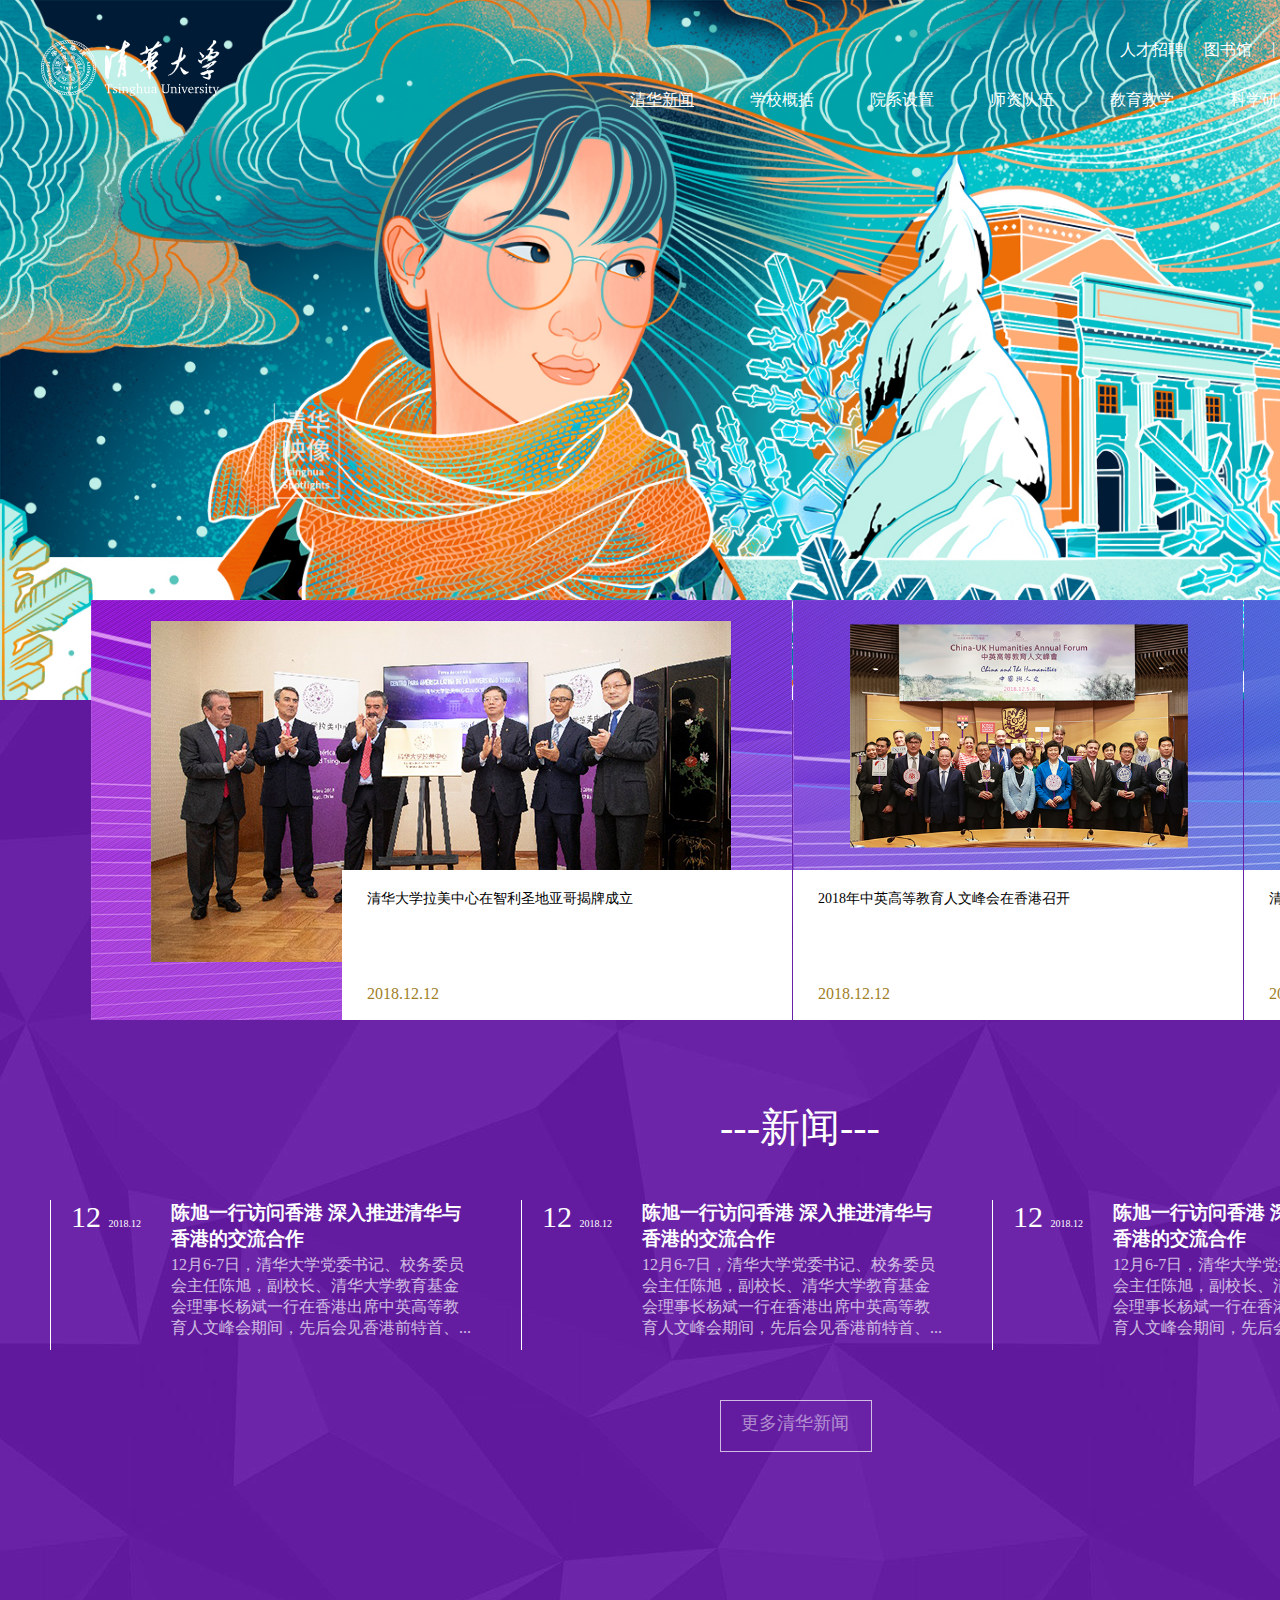
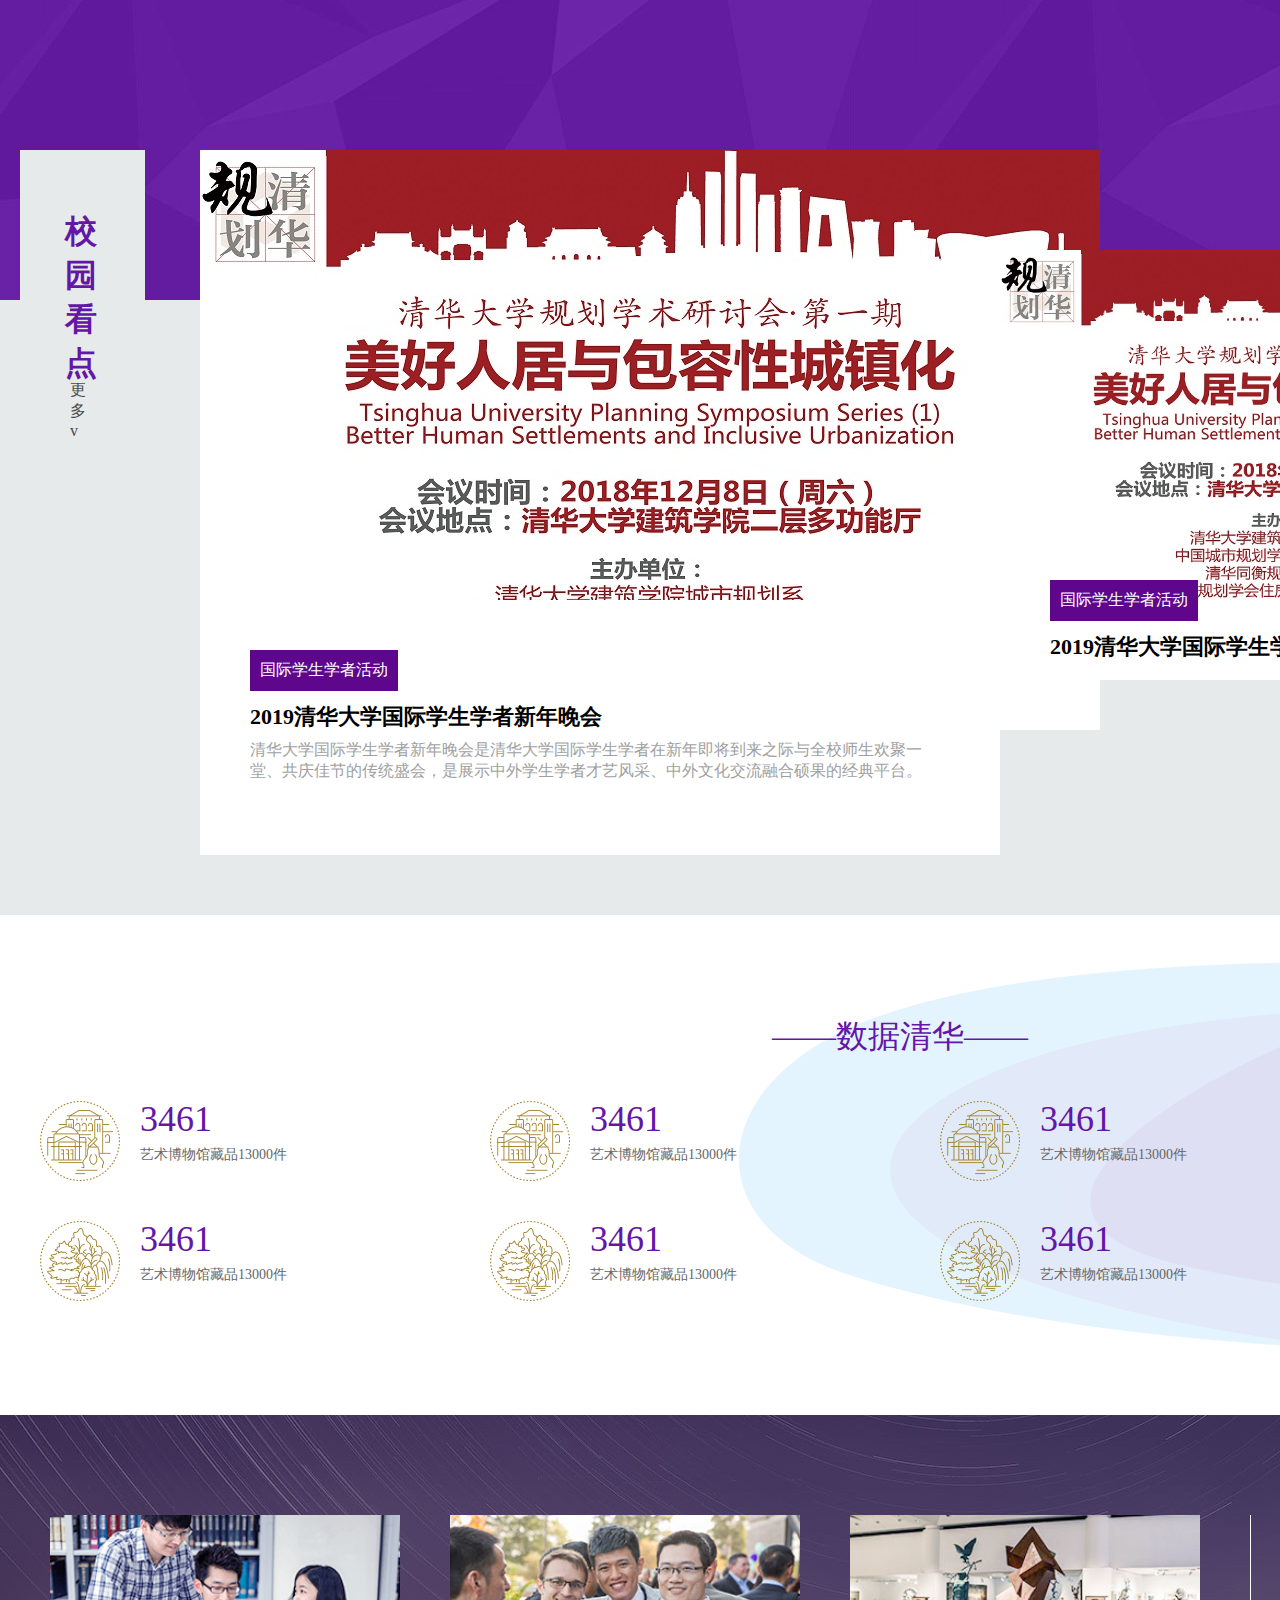
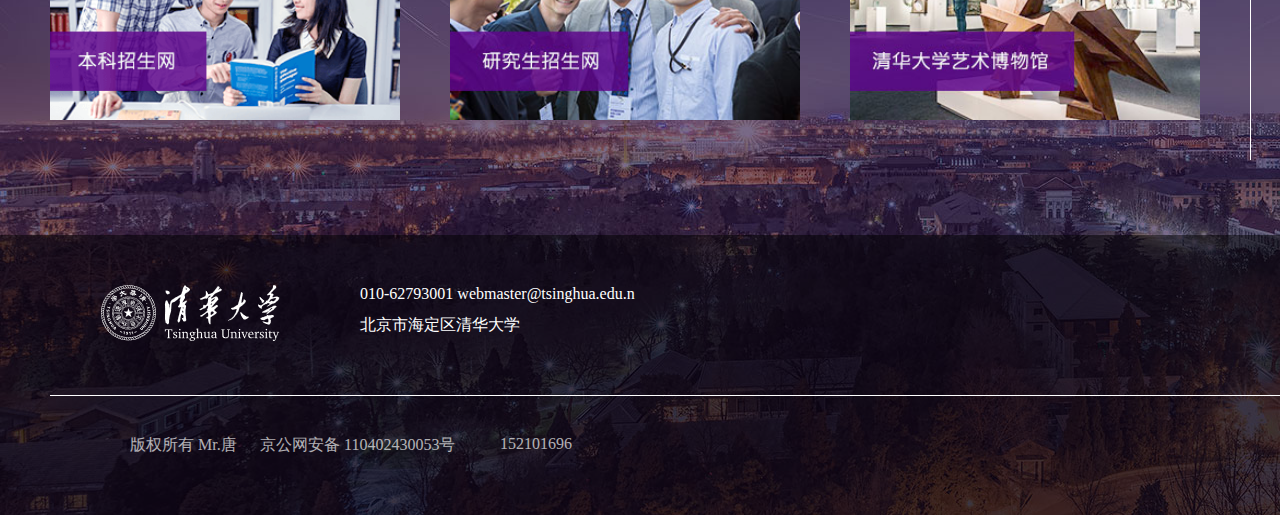
<file: index.html>
<!DOCTYPE html>
<html>
	<head>
		<meta charset="utf-8" />
		<title></title>
		<link rel="stylesheet" href="css/index.css" type="text/css" />
	</head>
	<body>
		<div class="header">
			<div class="tophid">
				<div>
				<img src="images/资源 2.png"/>
				</div>
				<div class="smenu" id="smenu">
					<div class="menu-icon"></div>
                </div>
			</div>
			<div id="container">
                <ul class="pic">
                   <li><a href="javascript:;"><img src="images/20181207130535069692952.jpg" alt="pic1"></a></li>
                   <li><a href="javascript:;"><img src="images/20181211123705177457171.jpg" alt="pic2"></a></li>
                   <li><a href="javascript:;"><img src="images/20181211090404104116106.jpg" alt="pic3"></a></li>
                   <li><a href="javascript:;"><img src="images/20181207130535069692952.jpg" alt="pic1"></a></li>
                </ul>
                <div class="toptu">
                	<img src="images/资源 2.png" />
                </div>
                <div class="tophd">
                	<ul>
                		<li>人才招聘</li>
                		<li>图书馆</li>
                		<li>|</li>
                		<li>English</li>
                	</ul>
                </div>
                <div class="toptable">
                	<ul>
                		<li><a href="news.html">清华新闻</a>
                			<ul id="font" style="display: none;"></ul>
                		</li>
                		<li>
                			<a>学校概括</a>
                			<ul class="font" id="font" style="display: none;">
                				<li>校长致辞</li>
                				<li>学校严格</li>
                				<li>历任领导</li>
                				<li>现任领导</li>
                				<li>组织结构</li>
                				<li>统计资料</li>
                			</ul>
                		</li>
                		<li><a>院系设置</a>
                			<ul id="font" style="display: none;"></ul>
                		</li>
                		<li><a>师资队伍</a>
                			<ul id="font" style="display: none;"></ul>
                		</li>
                		<li><a>教育教学</a>
                			<ul class="font-px" id="font" style="display: none;">
                				<li>本科生教育</li>
                				<li>研究生教育</li>
                				<li>国际学生培养</li>
                				<li>继续教育</li>
                			</ul>
                		</li>
                		<li><a>科学研究</a>
                			<ul class="font" id="font" style="display: none;">
                				<li>科研项目</li>
                				<li>科研机构</li>
                				<li>科研合作</li>
                				<li>科研成果</li>
                				<li>学术交流</li>
                			</ul>
                		</li>
                		<li><a>招生就业</a>
                			<ul class="font-px" id="font" style="display: none;">
                				<li>本科生招生</li>
                				<li>研究生招生</li>
                				<li>国际生招生</li>
                				<li>学生职业发展</li>
                				
                			</ul>
                		</li>
                		<li><a>走进清华</a>
                			<ul class="font-pt" id="font" style="display: none;">
                				<li>校园生活</li>
                				<li>校园风光</li>
                				<li>实用信息</li>
                			</ul>
                		</li>
                	</ul>
                </div>
            </div>
		</div>
		<div class="content">
			<div class="content-p1">
				<div class="content-p1-img">
					<ul>
						<li class="content-p1-img-1"><img src="images/20181212131625004771336 (1).jpg" /></li>
						<li class="content-p1-img-2"><img src="images/20181212131508875127774.jpg" / ></li>
						<li class="content-p1-img-2"><img src="images/20181212131355469382881.jpg" /></li>
					</ul>
				</div>
				<div class="content-p1-for">
					<ul>
						<li><p>清华大学拉美中心在智利圣地亚哥揭牌成立</p><span>2018.12.12</span></li>
						<li><p>2018年中英高等教育人文峰会在香港召开</p><span>2018.12.12</span></li>
						<li><p>清华学子开展系列主题教育活动纪念“一二·九”运动八十三周年</p><span>2018.12.12</span></li>
					</ul>
				</div>
				<div class="content-p1-to">
					<div class="content-p1-to-biaoti">---新闻---</div>
					<div class="content-p1-to-neirong">
						<ul>
							<li class="content-p1-to-neirong-1">
								<div class="content-p1-to-neirong-1-yi">
									<span id="ri">
										12
									</span>
									<span id="ny">
										2018.12
									</span>
								</div>
							    <div class="content-p1-to-neirong-1-er">
							    	<h3>陈旭一行访问香港 深入推进清华与香港的交流合作</h3>
							    </div>
							    <div class="content-p1-to-neirong-1-san">
							    	<p>12月6-7日，清华大学党委书记、校务委员会主任陈旭，副校长、清华大学教育基金会理事长杨斌一行在香港出席中英高等教育人文峰会期间，先后会见香港前特首、... </p>
							    </div>
							</li>
							<li class="content-p1-to-neirong-2">
								<div class="content-p1-to-neirong-1-yi">
									<span id="ri">
										12
									</span>
									<span id="ny">
										2018.12
									</span>
								</div>
							    <div class="content-p1-to-neirong-1-er">
							    	<h3>陈旭一行访问香港 深入推进清华与香港的交流合作</h3>
							    </div>
							    <div class="content-p1-to-neirong-1-san">
							    	<p>12月6-7日，清华大学党委书记、校务委员会主任陈旭，副校长、清华大学教育基金会理事长杨斌一行在香港出席中英高等教育人文峰会期间，先后会见香港前特首、... </p>
							    </div>
							</li>
							<li class="content-p1-to-neirong-3">
								<div class="content-p1-to-neirong-1-yi">
									<span id="ri">
										12
									</span>
									<span id="ny">
										2018.12
									</span>
								</div>
							    <div class="content-p1-to-neirong-1-er">
							    	<h3>陈旭一行访问香港 深入推进清华与香港的交流合作</h3>
							    </div>
							    <div class="content-p1-to-neirong-1-san">
							    	<p>12月6-7日，清华大学党委书记、校务委员会主任陈旭，副校长、清华大学教育基金会理事长杨斌一行在香港出席中英高等教育人文峰会期间，先后会见香港前特首、... </p>
							    </div>
							</li>
						</ul>
							
					</div>
					<div class="fot">
						<a>更多清华新闻</a>
							</div>
				</div>
			</div>
			<div class="content-p2">
				<div class="content-p2-left">
					<h1>校园看点</h1>
					<a>更多v</a>
				</div>
				<div class="content-p2-con">
					<div class="content-p2-con-lunbo">
						<div class="lunbo-fouse">
							<ul class="lunbobig">
								<li><img src="images/20181206105507029993662.jpg"/>
								<div class="xiabiao">
									<a>国际学生学者活动</a>
									<h3>2019清华大学国际学生学者新年晚会</h3>
									<p> 清华大学国际学生学者新年晚会是清华大学国际学生学者在新年即将到来之际与全校师生欢聚一堂、共庆佳节的传统盛会，是展示中外学生学者才艺风采、中外文化交流融合硕果的经典平台。 </p>
								</div>
								</li>
								<li><img src="images/20181206141400097697267.jpg"/>
								<div class="xiabiao">
									<a>国际学生学者活动</a>
									<h3>2019清华大学国际学生学者新年晚会</h3>
									<p> 清华大学国际学生学者新年晚会是清华大学国际学生学者在新年即将到来之际与全校师生欢聚一堂、共庆佳节的传统盛会，是展示中外学生学者才艺风采、中外文化交流融合硕果的经典平台。 </p>
								</div>
								</li>
								<li><img src="images/20181206162453110979579.jpg"/>
								<div class="xiabiao">
									<a>国际学生学者活动</a>
									<h3>2019清华大学国际学生学者新年晚会</h3>
									<p> 清华大学国际学生学者新年晚会是清华大学国际学生学者在新年即将到来之际与全校师生欢聚一堂、共庆佳节的传统盛会，是展示中外学生学者才艺风采、中外文化交流融合硕果的经典平台。 </p>
								</div>
								</li>
								<li><img src="images/20181206105507029993662.jpg"/>
								<div class="xiabiao">
									<a>国际学生学者活动</a>
									<h3>2019清华大学国际学生学者新年晚会</h3>
									<p> 清华大学国际学生学者新年晚会是清华大学国际学生学者在新年即将到来之际与全校师生欢聚一堂、共庆佳节的传统盛会，是展示中外学生学者才艺风采、中外文化交流融合硕果的经典平台。 </p>
								</div>
								</li>
							</ul>
						</div>
						<div class="lunbo-font">
							<ul class="lunbosmall">
								<li><img src="images/20181206105507029993662.jpg"/>
								<div class="smallfot">
									<a>国际学生学者活动</a>
									<h3>2019清华大学国际学生学者新年晚会</h3>
								</div>
								</li>
								<li><img src="images/20181206141400097697267.jpg"/>
								<div class="smallfot">
									<a>国际学生学者活动</a>
									<h3>2019清华大学国际学生学者新年晚会</h3>
								</div>
								</li>
								<li><img src="images/20181206162453110979579.jpg"/>
								<div class="smallfot">
									<a>国际学生学者活动</a>
									<h3>2019清华大学国际学生学者新年晚会</h3>
								</div>
								</li>
								<li><img src="images/20181206105507029993662.jpg"/>
								<div class="smallfot">
									<a>国际学生学者活动</a>
									<h3>2019清华大学国际学生学者新年晚会</h3>
								</div>
								</li>
							</ul>
							
						</div>
					</div>
					<div></div>
				</div>
				<div></div>
			</div>
			<div class="content-p3">
				<div class="content-foter">
					<a>——数据清华——</a>
				</div>
				<div class="big">
				<div class="contentlist">
					<ul class="piclist">
						<li class="yi">
							<img src="images/1.1.png" />
							<span>3461</span>
							<p>艺术博物馆藏品13000件</p>
						</li>
						<li class="er">
							<img src="images/1.2.png" />
							<span>3461</span>
							<p>艺术博物馆藏品13000件</p>
						</li>
					</ul>
					<ul class="piclist">
						<li class="yi">
							<img src="images/1.1.png" />
							<span>3461</span>
							<p>艺术博物馆藏品13000件</p>
						</li>
						<li class="er">
							<img src="images/1.2.png" />
							<span>3461</span>
							<p>艺术博物馆藏品13000件</p>
						</li>
					</ul>
					<ul class="piclist">
						<li class="yi">
							<img src="images/1.1.png" />
							<span>3461</span>
							<p>艺术博物馆藏品13000件</p>
						</li>
						<li class="er">
							<img src="images/1.2.png" />
							<span>3461</span>
							<p>艺术博物馆藏品13000件</p>
						</li>
					</ul>
					<ul class="piclist">
						<li class="yi">
							<img src="images/1.1.png" />
							<span>3461</span>
							<p>艺术博物馆藏品13000件</p>
						</li>
						<li class="er">
							<img src="images/1.2.png" />
							<span>3461</span>
							<p>艺术博物馆藏品13000件</p>
						</li>
					</ul>
				</div>
				<div class="contentlist">
					<ul class="piclist">
						<li class="yi">
							<img src="images/1.1.png" />
							<span>3461</span>
							<p>艺术博物馆藏品13000件</p>
						</li>
						<li class="er">
							<img src="images/1.2.png" />
							<span>3461</span>
							<p>艺术博物馆藏品13000件</p>
						</li>
					</ul>
					<ul class="piclist">
						<li class="yi">
							<img src="images/1.1.png" />
							<span>3461</span>
							<p>艺术博物馆藏品13000件</p>
						</li>
						<li class="er">
							<img src="images/1.2.png" />
							<span>3461</span>
							<p>艺术博物馆藏品13000件</p>
						</li>
					</ul>
					<ul class="piclist">
						<li class="yi">
							<img src="images/1.1.png" />
							<span>3461</span>
							<p>艺术博物馆藏品13000件</p>
						</li>
						<li class="er">
							<img src="images/1.2.png" />
							<span>3461</span>
							<p>艺术博物馆藏品13000件</p>
						</li>
					</ul>
					<ul class="piclist">
						<li class="yi">
							<img src="images/1.1.png" />
							<span>3461</span>
							<p>艺术博物馆藏品13000件</p>
						</li>
						<li class="er">
							<img src="images/1.2.png" />
							<span>3461</span>
							<p>艺术博物馆藏品13000件</p>
						</li>
					</ul>
				</div>
				<div class="contentlist">
					<ul class="piclist">
						<li class="yi">
							<img src="images/1.1.png" />
							<span>3461</span>
							<p>艺术博物馆藏品13000件</p>
						</li>
						<li class="er">
							<img src="images/1.2.png" />
							<span>3461</span>
							<p>艺术博物馆藏品13000件</p>
						</li>
					</ul>
					<ul class="piclist">
						<li class="yi">
							<img src="images/1.1.png" />
							<span>3461</span>
							<p>艺术博物馆藏品13000件</p>
						</li>
						<li class="er">
							<img src="images/1.2.png" />
							<span>3461</span>
							<p>艺术博物馆藏品13000件</p>
						</li>
					</ul>
					<ul class="piclist">
						<li class="yi">
							<img src="images/1.1.png" />
							<span>3461</span>
							<p>艺术博物馆藏品13000件</p>
						</li>
						<li class="er">
							<img src="images/1.2.png" />
							<span>3461</span>
							<p>艺术博物馆藏品13000件</p>
						</li>
					</ul>
					<ul class="piclist">
						<li class="yi">
							<img src="images/1.1.png" />
							<span>3461</span>
							<p>艺术博物馆藏品13000件</p>
						</li>
						<li class="er">
							<img src="images/1.2.png" />
							<span>3461</span>
							<p>艺术博物馆藏品13000件</p>
						</li>
					</ul>
				</div>
				<div class="contentlist">
					<ul class="piclist">
						<li class="yi">
							<img src="images/1.1.png" />
							<span>3461</span>
							<p>艺术博物馆藏品13000件</p>
						</li>
						<li class="er">
							<img src="images/1.2.png" />
							<span>3461</span>
							<p>艺术博物馆藏品13000件</p>
						</li>
					</ul>
					<ul class="piclist">
						<li class="yi">
							<img src="images/1.1.png" />
							<span>3461</span>
							<p>艺术博物馆藏品13000件</p>
						</li>
						<li class="er">
							<img src="images/1.2.png" />
							<span>3461</span>
							<p>艺术博物馆藏品13000件</p>
						</li>
					</ul>
					<ul class="piclist">
						<li class="yi">
							<img src="images/1.1.png" />
							<span>3461</span>
							<p>艺术博物馆藏品13000件</p>
						</li>
						<li class="er">
							<img src="images/1.2.png" />
							<span>3461</span>
							<p>艺术博物馆藏品13000件</p>
						</li>
					</ul>
					<ul class="piclist">
						<li class="yi">
							<img src="images/1.1.png" />
							<span>3461</span>
							<p>艺术博物馆藏品13000件</p>
						</li>
						<li class="er">
							<img src="images/1.2.png" />
							<span>3461</span>
							<p>艺术博物馆藏品13000件</p>
						</li>
					</ul>
				</div>
			</div>
			</div>
		</div>
		<div class="footer">
			<div class="footer-tu">
				<ul class="pailie">
					<li><img src="images/fimg-1.png" /></li>
					<li><img src="images/fimg-2.jpg" /></li>
					<li><img src="images/fimg-3.png" /></li>
					<li class="kuang">
						<h3>常用链接</h3>
						<div class="duilie">
							<a>校园公交车</a>
							<a>教育基金会</a>
							<a>实用信息</a>
						    <a>校园地图</a>
							<a>校园公告</a>
							<a>校友总会</a>
						</div>
					</li>
				</ul>
			</div>
			<div class="footer-jiao">
				<img src="images/资源 2.png"/>
				<a>010-62793001   webmaster@tsinghua.edu.n</a>
				
				<p>北京市海定区清华大学</p>
				<div class="beb"><a>English</a>
				</div>
				<div class="footer-dibu">
					<a class="ab">版权所有 Mr.唐</a>	
					<p class="old">京公网安备   110402430053号</p>
					<span class="new">152101696</span>
					</div>
			</div>
		</div>
	</body>
	
	<script type="text/javascript" src="js/jquery-3.3.1.js" ></script>
	<script type="text/javascript">
	//切换
		 $(".toptable ul li a").mouseover(function() {
		var index = $(".toptable ul li a").index($(this));
		$(".toptable ul li #font").css("display", "none");
		$(".toptable ul li #font:eq("+ index +")").css("display", "block");
	})
    $(".toptable ul li a").mouseout(function() {
		$(".toptable ul li #font").css("display", "none");
	})
	</script>
</html>
</file>
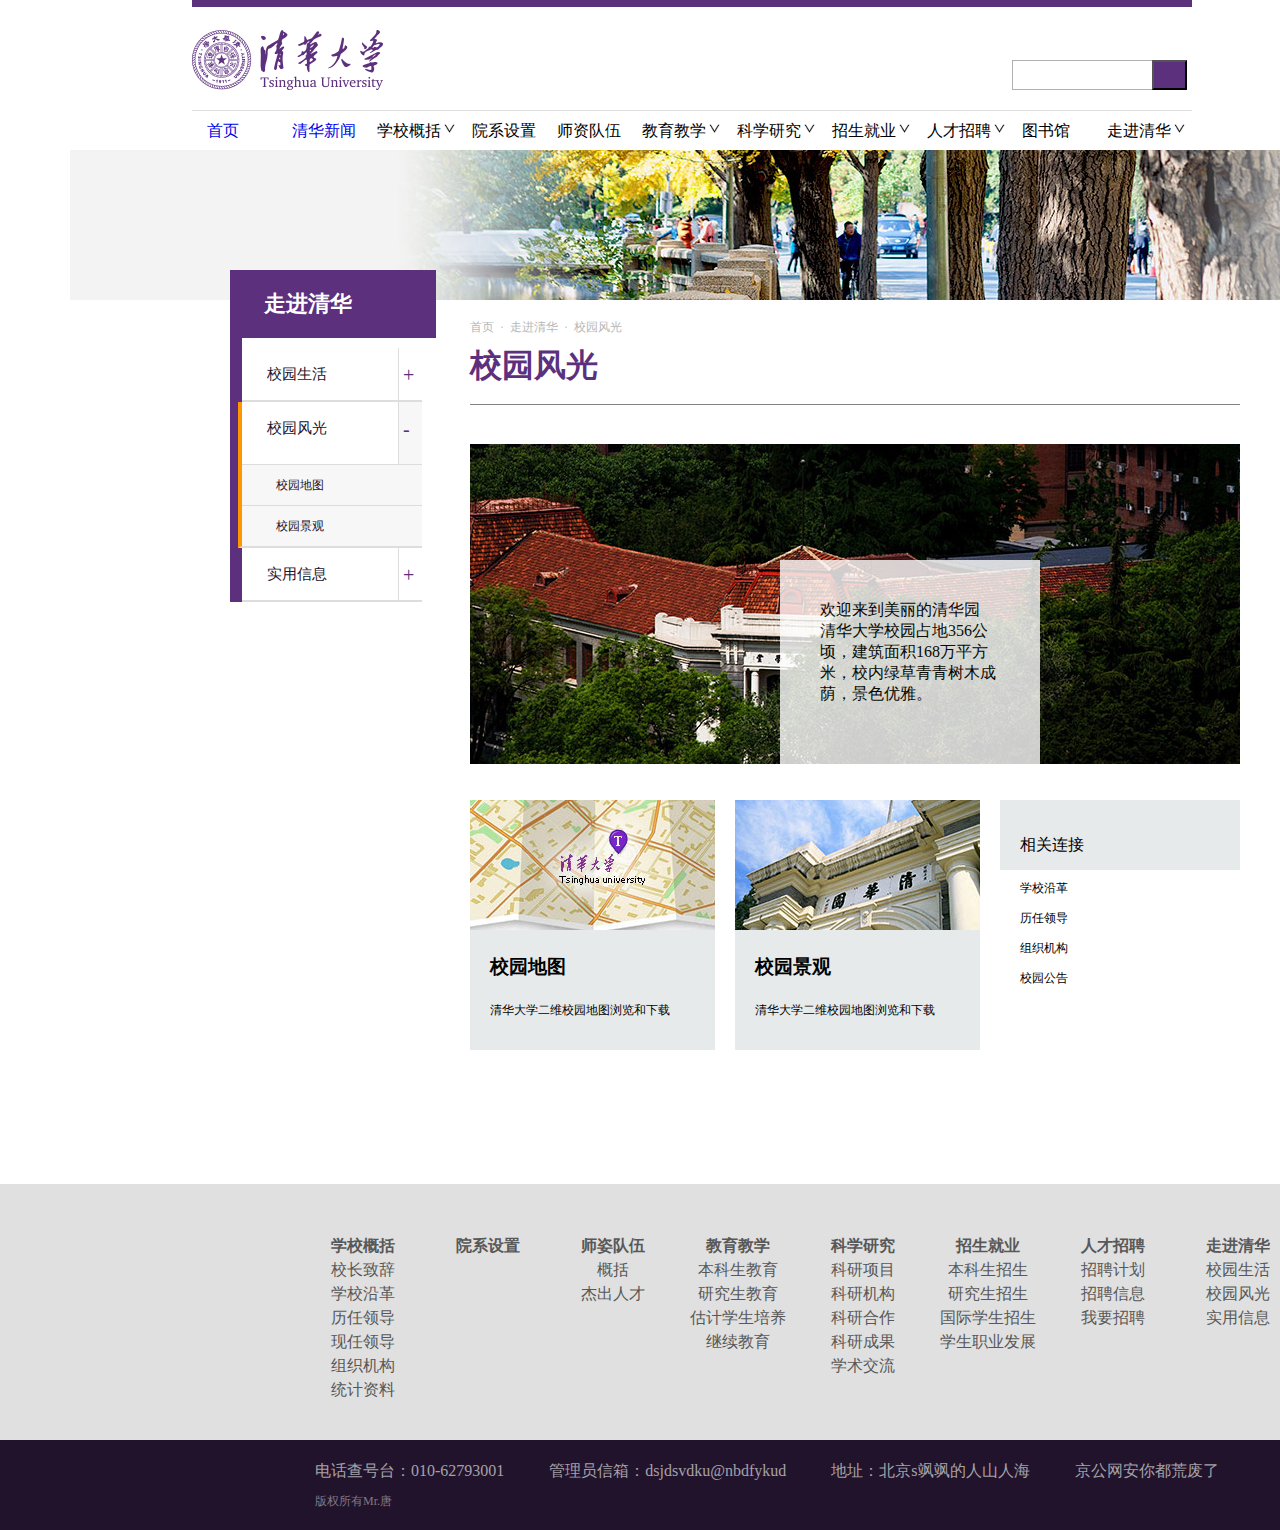
<file: logo.html>
<!DOCTYPE html>
<html>
	<head>
		<meta charset="UTF-8">
		<title></title>
		<link rel="stylesheet" href="css/logo.css" type="text/css" />
	    <link rel="stylesheet" href="css/logo1.css" type="text/css" />
	</head>
	<body>
		<div class="header">
			<div class="topheader">
				<input type="" class="topheader-input" name="" />
				<input type="button" name="搜索" class="topheader-ipt" />
				<a class="top-a">English Version</a>
			</div>
			<div class="topcontent">
				<img src="img/logo.png" />
				<input type="" class="topcontent-input" name="" />
				<input type="button" name="搜索" class="topcontent-ipt" />
			</div>
			<div class="topfooter">
				<ul>
					    <li class="duan"><a href="index.html">首页</a>
                			<ul id="font" style="display: none;"></ul>
                		</li>
                		<li class="duan"><a href="news.html">清华新闻</a>
                			<ul id="font" style="display: none;"></ul>
                		</li>
                		<li>
                			<a>学校概括<div class="font"><img src="img/t01ef9fc09add619a18.jpg"></div></a>
                			<ul id="font" class="block" style="display: none;">
                				<li>校长致辞</li>
                				<li>学校严格</li>
                				<li>历任领导</li>
                				<li>现任领导</li>
                				<li>组织结构</li>
                				<li>统计资料</li>
                			</ul>
                		</li>
                		<li class="duan"><a>院系设置</a>
                			<ul id="font" style="display: none;"></ul>
                		</li>
                		<li class="duan"><a>师资队伍</a>
                			<ul id="font" style="display: none;"></ul>
                		</li>
                		<li><a>教育教学<div class="font"><img src="img/t01ef9fc09add619a18.jpg"></div></a>
                			<ul id="font" class="fous" style="display: none;">
                				<li>本科生教育</li>
                				<li>研究生教育</li>
                				<li>国际学生培</li>
                				<li>继续教育</li>
                			</ul>
                		</li>
                		<li><a>科学研究<div class="font"><img src="img/t01ef9fc09add619a18.jpg"></div></a>
                			<ul id="font" class="like" style="display: none;">
                				<li>科研项目</li>
                				<li>科研机构</li>
                				<li>科研合作</li>
                				<li>科研成果</li>
                				<li>学术交流</li>
                			</ul>
                		</li>
                		<li><a>招生就业<div class="font"><img src="img/t01ef9fc09add619a18.jpg"></div></a>
                			<ul id="font" class="fous" style="display: none;">
                				<li>本科生招生</li>
                				<li>研究生招生</li>
                				<li>国际生招生</li>
                				<li>学生职业发</li>
                				
                			</ul>
                		</li>
                		<li><a>人才招聘<div class="font"><img src="img/t01ef9fc09add619a18.jpg"></div></a>
                			<ul id="font" class="three" style="display: none;">
                				<li>招聘计划</li>
                				<li>招聘信息</li>
                				<li>我要招聘</li>
                			</ul>
                		</li>
                		<li class="duan"><a>图书馆</a>
                			<ul id="font" style="display: none;"></ul>
                		</li>
                		<li><a>走进清华<div class="font"><img src="img/t01ef9fc09add619a18.jpg"></div></a>
                			<ul id="font" class="three" style="display: none;">
                				<li>校园生活</li>
                				<li>校园风光</li>
                				<li>实用信息</li>
                			</ul>
                		</li>
                	</ul>
			</div>
		</div>
		<div class="content">
			<img src="img/intothutop.jpg" class="img1"/>
			<div class="left">
				<h3>走进清华</h3>
				<ul>
					<li class="navlist"><a>校园生活</a><p id="yincang" class="">+</p><p id="xiansh" class="p" style="display: none;">-</p>
						<ul id="kai" style="display: none;">
							<li><a>清华校历</a></li>
							<li><a>学生活动</a></li>
							<li><a>教工活动</a></li>
						</ul>
					</li>
					<li class="nav"><a>校园风光</a><p id="xians" class="p">-</p><p id="yincg" style="display: none;" class="">+</p>
						<ul id="guan" style="display: block;">
							<li><a>校园地图</a></li>
							<li><a>校园景观</a></li>
							
						</ul>
					</li>
					<li class="navlist"><a>实用信息</a><p id="yinc" class="">+</p><p id="xiansi" class="p" style="display: none;">-</p>
						<ul id="kai1" style="display: none;">
							<li><a>校园公告</a></li>
							<li><a>校园交通</a></li>
							<li><a>周边交通</a></li>
							<li><a>校园参观</a></li>
							<li><a>服务信息</a></li>
							<li><a>信息公开</a></li>
						</ul>
					</li>
				</ul>
			</div>
			<div class="rigth">
			<div class="font-siz">
				<li>首页&nbsp;&nbsp;</li>
				<li>·&nbsp;&nbsp;走进清华&nbsp;&nbsp;</li>
				<li>·&nbsp;&nbsp;校园风光</li>
			</div>
			<h1>校园风光</h1>
			<div class="content-ph">
				<ul class="pic">
					<li><img src="img/pic3.jpg"/>
					</li>
					<li><img src="img/pic4.jpg"/>
					</li>
					<li><img src="img/intothu-2_03.jpg"/>
					</li>
					<li><img src="img/pic3.jpg"/>
					</li>
				</ul>
			</div>
			</div>
			<div class="content-fot">
				<ul>
					<li>
						<div><img src="img/intothu-2_07.jpg" /></div>
						<div>
							<h3>校园地图</h3>
							<a>清华大学二维校园地图浏览和下载</a>
						</div>
					</li>
					<li>
						<div><img src="img/intothu-2_09.jpg" /></div>
						<div>
							<h3>校园景观</h3>
							<a>清华大学二维校园地图浏览和下载</a>
						</div>
					</li>
					<div class="running">
						<div class="ring"><a>相关连接</a></div>
						<div class="run">
							<ul class="runing">
								<li class="border">学校沿革</li>
								<li class="border">历任领导</li>
								<li class="border">组织机构</li>
								<li class="border">校园公告</li>
							</ul>
						</div>
					</div>
				</ul>
			</div>
		</div>
		<div class="footer">
			<div class="footertop">
				<ul>
					<li>
						<h4>学校概括</h4>
						<a>校长致辞</a>
						<a>学校沿革</a>
						<a>历任领导</a>
						<a>现任领导</a>
						<a>组织机构</a>
						<a>统计资料</a>
					</li>
					<li>
						<h4>院系设置</h4>
					</li>
					<li>
						<h4>师姿队伍</h4>
						<a>概括</a>
						<a>杰出人才</a>
					</li>
					<li>
						<h4>教育教学</h4>
						<a>本科生教育</a>
						<a>研究生教育</a>
						<a>估计学生培养</a>
						<a>继续教育</a>
					</li>
					<li>
						<h4>科学研究</h4>
						<a>科研项目</a>
						<a>科研机构</a>
						<a>科研合作</a>
						<a>科研成果</a>
						<a>学术交流</a>
					</li>
					<li>
						<h4>招生就业</h4>
						<a>本科生招生</a>
						<a>研究生招生</a>
						<a>国际学生招生</a>
						<a>学生职业发展</a>
					</li>
					<li>
						<h4>人才招聘</h4>
						<a>招聘计划</a>
						<a>招聘信息</a>
						<a>我要招聘</a>
					</li>
					<li>
						<h4>走进清华</h4>
						<a>校园生活</a>
						<a>校园风光</a>
						<a>实用信息</a>
					</li>
				</ul>
			</div>
			<div class="footer-yejiao">
				<ul>
					<li>电话查号台：010-62793001</li>
					<li>管理员信箱：dsjdsvdku@nbdfykud</li>
					<li>地址：北京s飒飒的人山人海</li>
					<li>京公网安你都荒废了</li>
					<p>版权所有Mr.唐</p>
				</ul>
			</div>
		</div>
		<div class="ab">
		    <p>欢迎来到美丽的清华园<br>清华大学校园占地356公顷，建筑面积168万平方米，校内绿草青青树木成荫，景色优雅。</p>
		</div>
	</body>
	<script type="text/javascript" src="js/jquery-3.3.1.js" ></script>
	<script type="text/javascript">
	//切换
		 $(".topfooter ul li a").mouseover(function() {
		var index = $(".topfooter ul li a").index($(this));
		$(".topfooter ul li #font").css("display", "none");
		$(".topfooter ul li #font:eq("+ index +")").css("display", "block");
	})
    $(".topfooter ul li a").mouseout(function() {
		$(".topfooter ul li #font").css("display", "none");
	})
    
    
    
    
    //点击加减显示隐藏
     $("#yincang").click(function(){
     	$("#yincang").css("display","none");
     	$("#xiansh").css("display","block");
     	if($("#kai").css("display","none")){
     		$("#kai").css("display","block");
     	}else{
     		$("#kai").css("display","none");
     	}
     })
     $("#xiansh").click(function(){
     	$("#xiansh").css("display","none");
     	$("#yincang").css("display","block");
     	if($("#kai").css("display","block")){
     		$("#kai").css("display","none");
     	}else{
     		$("#kai").css("display","block");
     	}
     })
     
     
    $("#xians").click(function(){
     	$("#xians").css("display","none");
     	$("#yincg").css("display","block");
     	if($("#guan").css("display","block")){
     		$("#guan").css("display","none");
     	}else{
     		$("#guan").css("display","block");
     	}
     })
     $("#yincg").click(function(){
     	$("#yincg").css("display","none");
     	$("#xians").css("display","block");
     	if($("#guan").css("display","none")){
     		$("#guan").css("display","block");
     	}else{
     		$("#guan").css("display","none");
     	}
     })
    
    
    $("#yinc").click(function(){
     	$("#yinc").css("display","none");
     	$("#xiansi").css("display","block");
     	if($("#kai1").css("display","none")){
     		$("#kai1").css("display","block");
     	}else{
     		$("#kai1").css("display","none");
     	}
     })
     $("#xiansi").click(function(){
     	$("#xiansi").css("display","none");
     	$("#yinc").css("display","block");
     	if($("#kai1").css("display","block")){
     		$("#kai1").css("display","none");
     	}else{
     		$("#kai1").css("display","block");
     	}
     })
    
    
//  var xians = document.getElementById("xians");
//  var yincang = document.getElementById("yincang");
//  var yinc = document.getElementById("yinc");
//  
//  yincang.onclick = function(){
//  	var kai = document.getElementById("kai");
//  	if(kai.style.display == "none"){
//  		kai.style.display = "block";
//  		yincang.style.display = "none";
//  	}else{
//  		kai.style.display = "none";
//  		
//  	}
//  	
//  }
    
//  xians.onclick = function(){
//  	var kai = document.getElementById("kai");
//  	if(kai.style.display == "block"){
//  		kai.style.display = "none";
//  		xians.style.display = "none";
//  		yincang.style.display = "block";
//  	}else{
//  		kai.style.display = "block";
//  		xians.style.display = "block";
//  		yincang.style.display = "none";
//  	}
//  	
//  }
	</script>
</html>
</file>
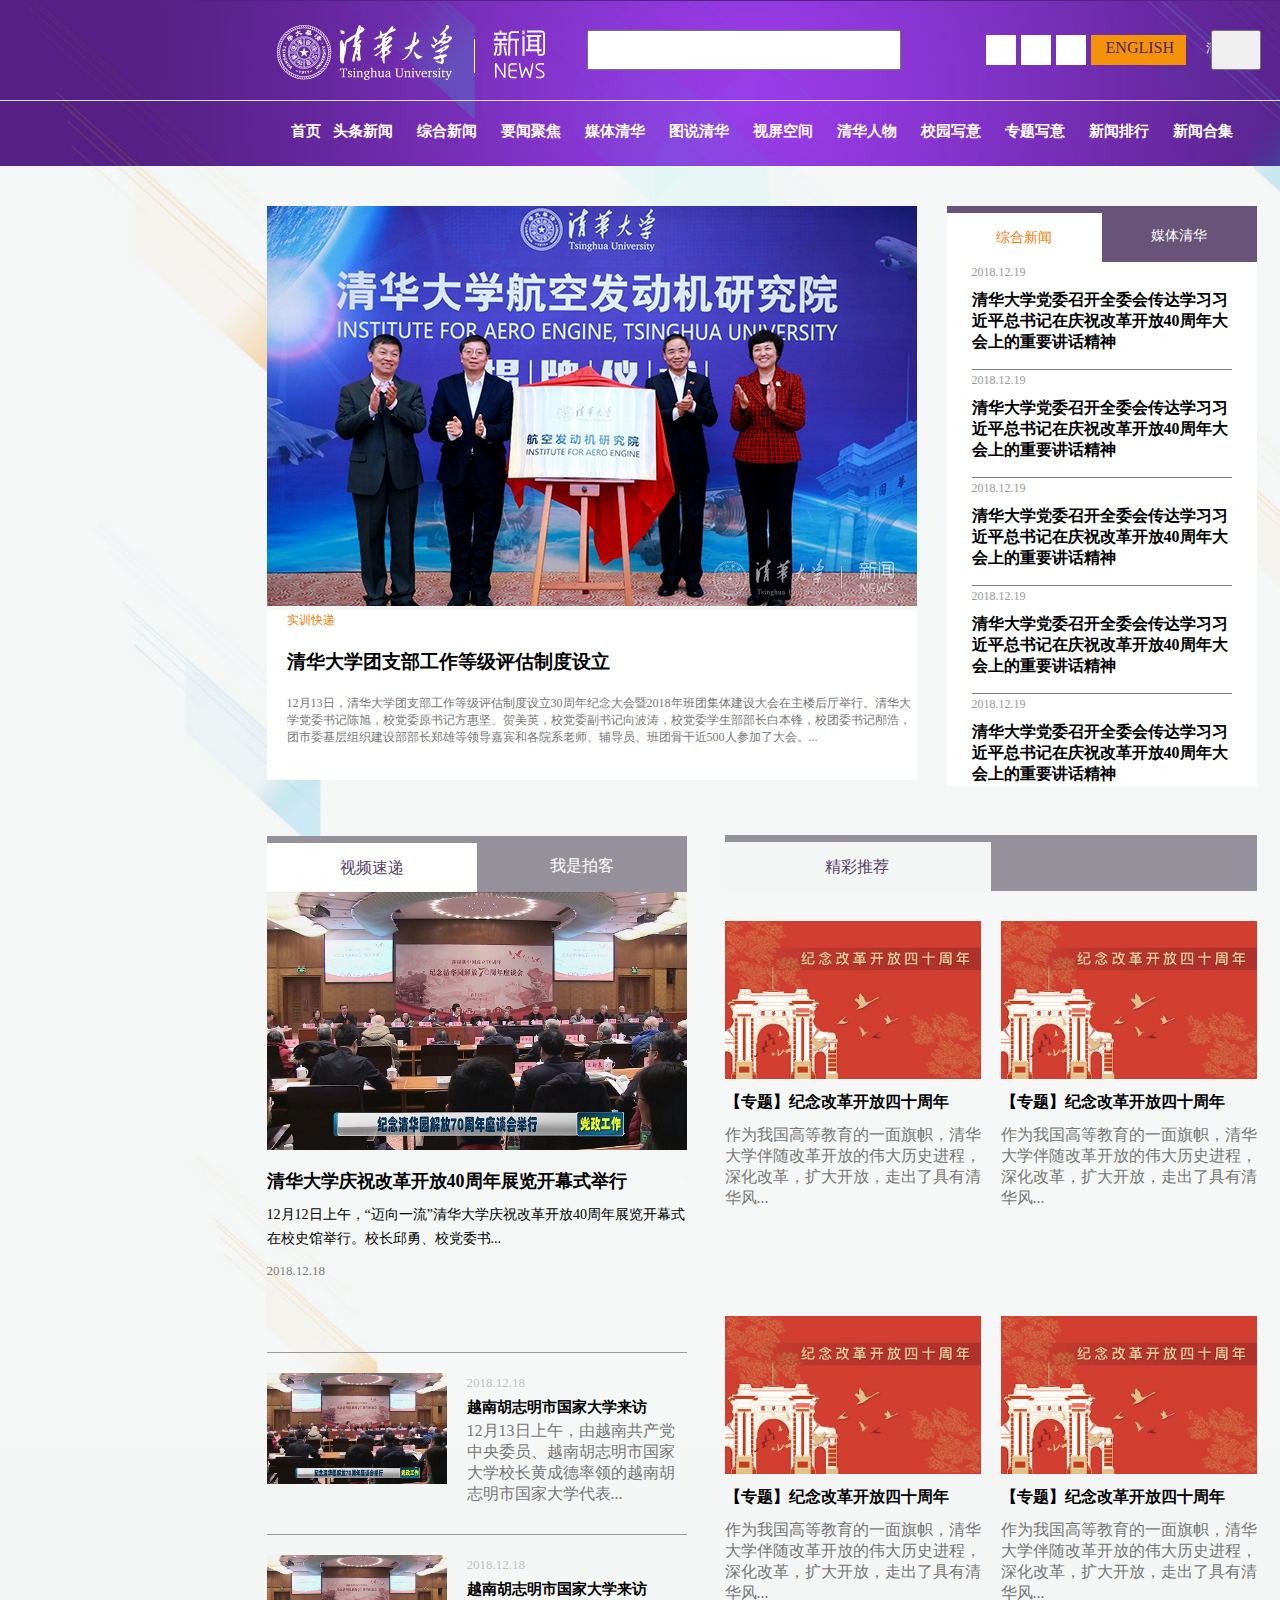
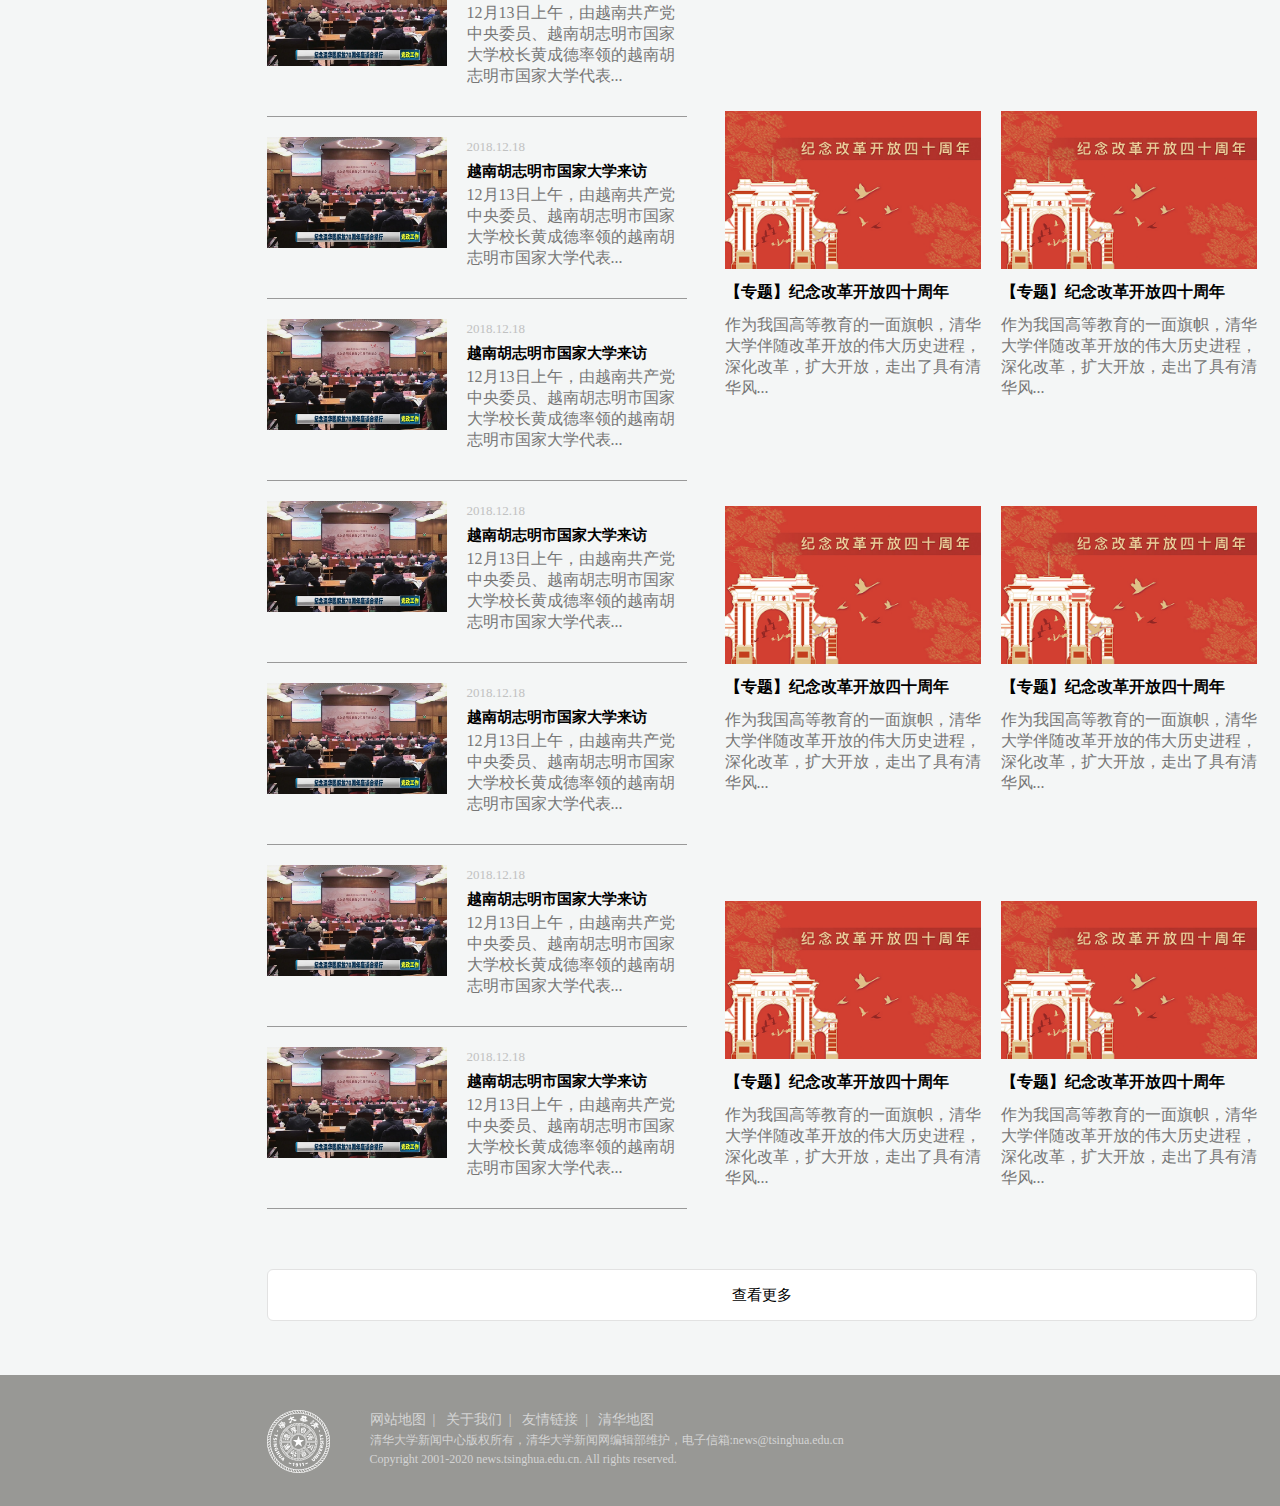
<file: news.html>
<!DOCTYPE html>
<html>
	<head>
		<meta charset="UTF-8">
		<title></title>
		<link rel="stylesheet" href="css/news.css" type="text/css"/>
	</head>
	<body>
		<div class="header">
			<div class="headertop">
				<div class="headertop-left">
					<img src="imgs/logo.png" />
				</div>
				<div class="headertop-search">
					<input type="" name="from" style="width: 310px; height: 36px;"/>
					<input class="sousuo" type="button" name="搜索" style="width: 50px; height: 40px;" />
				</div>
				<div class="headertop-rigth">
					<ul class="headertop-rigth-float">
						<li class="color"></li>
						<li class="color"></li>
						<li class="color"></li>
						<li class="bigcolor">
							<a>ENGLISH</a>
						</li>
						<li class="mr">
							<p>清华主页</p>
						</li>
					</ul>
				</div>
			</div>
			<div class="headerfooter">
				<div class="headerwhith">
				<ul class="nav">
					<li class="small">
						<h3><a href="index.html">首页</a></h3>
					</li>
					<li>
						<h3>头条新闻</h3>
					</li>
					<li>
						<h3>综合新闻</h3>
					</li>
					<li>
						<h3>要闻聚焦</h3>
					</li>
					<li>
						<h3>媒体清华</h3>
					</li>
					<li>
						<h3>图说清华</h3>
					</li>
					<li>
						<h3>视屏空间</h3>
					</li>
					<li>
						<h3>清华人物</h3>
					</li>
					<li>
						<h3>校园写意</h3>
					</li>
					<li>
						<h3>专题写意</h3>
					</li>
					<li>
						<h3>新闻排行</h3>
					</li>
					<li>
						<h3>新闻合集</h3>
					</li>
				</ul>
				</div>
			</div>
		</div>
		<div class="content">
			<div class="bigtable">
			<div class="content-left">
				<div class="content-top">
					<ul class="picphone">
						<li>
							<img src="imgs/20181219093312920467188.jpg" />
							<div class="font-f">
								<a>实训快递</a>
								<h3>清华大学团支部工作等级评估制度设立</h3>
								<p class="jiequ"> 12月13日，清华大学团支部工作等级评估制度设立30周年纪念大会暨2018年班团集体建设大会在主楼后厅举行。清华大学党委书记陈旭，校党委原书记方惠坚、贺美英，校党委副书记向波涛，校党委学生部部长白本锋，校团委书记邴浩，团市委基层组织建设部部长郑雄等领导嘉宾和各院系老师、辅导员、班团骨干近500人参加了大会。...</p>
							</div>
						</li>
						<li>
							<img src="imgs/20181219093312920467188.jpg" />
							<div class="font-f">
								<a>实训快递</a>
								<h3>清华大学团支部工作等级评估制度设立</h3>
								<p class="jiequ"> 12月13日，清华大学团支部工作等级评估制度设立30周年纪念大会暨2018年班团集体建设大会在主楼后厅举行。清华大学党委书记陈旭，校党委原书记方惠坚、贺美英，校党委副书记向波涛，校党委学生部部长白本锋，校团委书记邴浩，团市委基层组织建设部部长郑雄等领导嘉宾和各院系老师、辅导员、班团骨干近500人参加了大会。...</p>
							</div>
						</li>
						<li>
							<img src="imgs/20181219093312920467188.jpg" />
							<div class="font-f">
								<a>实训快递</a>
								<h3>清华大学团支部工作等级评估制度设立</h3>
								<p class="jiequ"> 12月13日，清华大学团支部工作等级评估制度设立30周年纪念大会暨2018年班团集体建设大会在主楼后厅举行。清华大学党委书记陈旭，校党委原书记方惠坚、贺美英，校党委副书记向波涛，校党委学生部部长白本锋，校团委书记邴浩，团市委基层组织建设部部长郑雄等领导嘉宾和各院系老师、辅导员、班团骨干近500人参加了大会。...</p>
							</div>
						</li>
						<li>
							<img src="imgs/20181219093312920467188.jpg" />
							<div class="font-f">
								<a>实训快递</a>
								<h3>清华大学团支部工作等级评估制度设立</h3>
								<p class="jiequ"> 12月13日，清华大学团支部工作等级评估制度设立30周年纪念大会暨2018年班团集体建设大会在主楼后厅举行。清华大学党委书记陈旭，校党委原书记方惠坚、贺美英，校党委副书记向波涛，校党委学生部部长白本锋，校团委书记邴浩，团市委基层组织建设部部长郑雄等领导嘉宾和各院系老师、辅导员、班团骨干近500人参加了大会。...</p>
							</div>
						</li>
						<li>
							<img src="imgs/20181219093312920467188.jpg" />
							<div class="font-f">
								<a>实训快递</a>
								<h3>清华大学团支部工作等级评估制度设立</h3>
								<p class="jiequ"> 12月13日，清华大学团支部工作等级评估制度设立30周年纪念大会暨2018年班团集体建设大会在主楼后厅举行。清华大学党委书记陈旭，校党委原书记方惠坚、贺美英，校党委副书记向波涛，校党委学生部部长白本锋，校团委书记邴浩，团市委基层组织建设部部长郑雄等领导嘉宾和各院系老师、辅导员、班团骨干近500人参加了大会。...</p>
							</div>
						</li>
						<li>
							<img src="imgs/20181219093312920467188.jpg" />
							<div class="font-f">
								<a>实训快递</a>
								<h3>清华大学团支部工作等级评估制度设立</h3>
								<p class="jiequ"> 12月13日，清华大学团支部工作等级评估制度设立30周年纪念大会暨2018年班团集体建设大会在主楼后厅举行。清华大学党委书记陈旭，校党委原书记方惠坚、贺美英，校党委副书记向波涛，校党委学生部部长白本锋，校团委书记邴浩，团市委基层组织建设部部长郑雄等领导嘉宾和各院系老师、辅导员、班团骨干近500人参加了大会。...</p>
							</div>
						</li>
						<li>
							<img src="imgs/20181219093312920467188.jpg" />
							<div class="font-f">
								<a>实训快递</a>
								<h3>清华大学团支部工作等级评估制度设立</h3>
								<p class="jiequ"> 12月13日，清华大学团支部工作等级评估制度设立30周年纪念大会暨2018年班团集体建设大会在主楼后厅举行。清华大学党委书记陈旭，校党委原书记方惠坚、贺美英，校党委副书记向波涛，校党委学生部部长白本锋，校团委书记邴浩，团市委基层组织建设部部长郑雄等领导嘉宾和各院系老师、辅导员、班团骨干近500人参加了大会。...</p>
							</div>
						</li>
					</ul>
				</div>
				<div></div>
			</div>
			<div class="content-rigth">
				<div class="co" id="co">
				<div class="table">
					<div class="hd">
						<ul>
							<li class="w">综合新闻</li>
							<li id="b">媒体清华</li>
						</ul>
					</div>
					<div class="bd">
						<ul class="nlist" id="newlist" style="display: block;">
							<li>
								<figure>
									<span class="time">2018.12.19</span>
									<figcaption>
										<h3>清华大学党委召开全委会传达学习习近平总书记在庆祝改革开放40周年大会上的重要讲话精神</h3>
									</figcaption>
								</figure>
							</li>
							<li>
								<figure>
									<span class="time">2018.12.19</span>
									<figcaption>
										<h3>清华大学党委召开全委会传达学习习近平总书记在庆祝改革开放40周年大会上的重要讲话精神</h3>
									</figcaption>
								</figure>
							</li>
							<li>
								<figure>
									<span class="time">2018.12.19</span>
									<figcaption>
										<h3>清华大学党委召开全委会传达学习习近平总书记在庆祝改革开放40周年大会上的重要讲话精神</h3>
									</figcaption>
								</figure>
							</li>
							<li>
								<figure>
									<span class="time">2018.12.19</span>
									<figcaption>
										<h3>清华大学党委召开全委会传达学习习近平总书记在庆祝改革开放40周年大会上的重要讲话精神</h3>
									</figcaption>
								</figure>
							</li>
							<li>
								<figure>
									<span class="time">2018.12.19</span>
									<figcaption>
										<h3>清华大学党委召开全委会传达学习习近平总书记在庆祝改革开放40周年大会上的重要讲话精神</h3>
									</figcaption>
								</figure>
							</li>
							<li>
								<figure>
									<span class="time">2018.12.19</span>
									<figcaption>
										<h3>清华大学党委召开全委会传达学习习近平总书记在庆祝改革开放40周年大会上的重要讲话精神</h3>
									</figcaption>
								</figure>
							</li>
							<li>
								<figure>
									<span class="time">2018.12.19</span>
									<figcaption>
										<h3>清华大学党委召开全委会传达学习习近平总书记在庆祝改革开放40周年大会上的重要讲话精神</h3>
									</figcaption>
								</figure>
							</li>
							<li>
								<figure>
									<span class="time">2018.12.19</span>
									<figcaption>
										<h3>清华大学党委召开全委会传达学习习近平总书记在庆祝改革开放40周年大会上的重要讲话精神</h3>
									</figcaption>
								</figure>
							</li>
							<li>
								<figure>
									<span class="time">2018.12.19</span>
									<figcaption>
										<h3>清华大学党委召开全委会传达学习习近平总书记在庆祝改革开放40周年大会上的重要讲话精神</h3>
									</figcaption>
								</figure>
							</li>
						</ul>
						<ul class="nlist" id="nlists" style="display: none;">
							<li>
								<figure>
									<span class="time">2018.12.19</span>
									<figcaption>
										<h3>我市在清华大学举办选调生政策宣讲会</h3>
									</figcaption>
								</figure>
							</li>
							<li>
								<figure>
									<span class="time">2018.12.19</span>
									<figcaption>
										<h3>清华大学党委召开全委会传达学习习近平总书记在庆祝改革开放40周年大会上的重要讲话精神</h3>
									</figcaption>
								</figure>
							</li>
							<li>
								<figure>
									<span class="time">2018.12.19</span>
									<figcaption>
										<h3>清华大学党委召开全委会传达学习习近平总书记在庆祝改革开放40周年大会上的重要讲话精神</h3>
									</figcaption>
								</figure>
							</li>
							<li>
								<figure>
									<span class="time">2018.12.19</span>
									<figcaption>
										<h3>清华大学党委召开全委会传达学习习近平总书记在庆祝改革开放40周年大会上的重要讲话精神</h3>
									</figcaption>
								</figure>
							</li>
							<li>
								<figure>
									<span class="time">2018.12.19</span>
									<figcaption>
										<h3>清华大学党委召开全委会传达学习习近平总书记在庆祝改革开放40周年大会上的重要讲话精神</h3>
									</figcaption>
								</figure>
							</li>
							<li>
								<figure>
									<span class="time">2018.12.19</span>
									<figcaption>
										<h3>清华大学党委召开全委会传达学习习近平总书记在庆祝改革开放40周年大会上的重要讲话精神</h3>
									</figcaption>
								</figure>
							</li>
							<li>
								<figure>
									<span class="time">2018.12.19</span>
									<figcaption>
										<h3>清华大学党委召开全委会传达学习习近平总书记在庆祝改革开放40周年大会上的重要讲话精神</h3>
									</figcaption>
								</figure>
							</li>
							<li>
								<figure>
									<span class="time">2018.12.19</span>
									<figcaption>
										<h3>清华大学党委召开全委会传达学习习近平总书记在庆祝改革开放40周年大会上的重要讲话精神</h3>
									</figcaption>
								</figure>
							</li>
							<li>
								<figure>
									<span class="time">2018.12.19</span>
									<figcaption>
										<h3>清华大学党委召开全委会传达学习习近平总书记在庆祝改革开放40周年大会上的重要讲话精神</h3>
									</figcaption>
								</figure>
							</li>
						</ul>
					</div>
				</div>
				</div>
			</div>
			</div>
			<div class="news">
				<div class="news-table">
					<div class="colum1">
						<ul class="colum1-li">
							<li class="nv curr">视频速递</li>
							<li class="nv" >我是拍客</li>
						</ul>
						<div class="vdwrap" id="vdwrap" style="display: block;">
						    <div class="vdwrapbox">
						    	<div class="go">
						    	<ul class="slider">
						    		<li>
						    			<img src="imgs/20181220150935499100908.jpg" />
						    			<div class="fieldset">
						    				<h3>清华大学庆祝改革开放40周年展览开幕式举行</h3>
						    				<p>12月12日上午，“迈向一流”清华大学庆祝改革开放40周年展览开幕式在校史馆举行。校长邱勇、校党委书...</p>
						    				<span>2018.12.18</span>
						    			</div>
						    		</li>
						    		<li>
						    			<img src="imgs/20181220151030274265893.jpg" />
						    			<div class="fieldset">
						    				<h3>清华大学庆祝改革开放40周年展览开幕式举行</h3>
						    				<p>12月12日上午，“迈向一流”清华大学庆祝改革开放40周年展览开幕式在校史馆举行。校长邱勇、校党委书...</p>
						    				<span>2018.12.18</span>
						    			</div>
						    		</li>
						    		<li>
						    			<img src="imgs/20181220151127022447419.jpg" />
						    			<div class="fieldset">
						    				<h3>清华大学庆祝改革开放40周年展览开幕式举行</h3>
						    				<p>12月12日上午，“迈向一流”清华大学庆祝改革开放40周年展览开幕式在校史馆举行。校长邱勇、校党委书...</p>
						    				<span>2018.12.18</span>
						    			</div>
						    		</li>
						    		<li>
						    			<img src="imgs/20181220150935499100908.jpg" />
						    			<div class="fieldset">
						    				<h3>清华大学庆祝改革开放40周年展览开幕式举行</h3>
						    				<p>12月12日上午，“迈向一流”清华大学庆祝改革开放40周年展览开幕式在校史馆举行。校长邱勇、校党委书...</p>
						    				<span>2018.12.18</span>
						    			</div>
						    		</li>
						    	</ul>
						    	</div>
						        <ul class="list">
						        	<li>
						        		<img src="imgs/20181220150935499100908.jpg" />
						        		<div class="list-r">
						        			<span>2018.12.18</span>
						        			<h3>越南胡志明市国家大学来访</h3>
						        			<p>12月13日上午，由越南共产党中央委员、越南胡志明市国家大学校长黄成德率领的越南胡志明市国家大学代表...</p>
						        		</div>
						        	</li>
						        	<li>
						        		<img src="imgs/20181220150935499100908.jpg" />
						        		<div class="list-r">
						        			<span>2018.12.18</span>
						        			<h3>越南胡志明市国家大学来访</h3>
						        			<p>12月13日上午，由越南共产党中央委员、越南胡志明市国家大学校长黄成德率领的越南胡志明市国家大学代表...</p>
						        		</div>
						        	</li>
						        	<li>
						        		<img src="imgs/20181220150935499100908.jpg" />
						        		<div class="list-r">
						        			<span>2018.12.18</span>
						        			<h3>越南胡志明市国家大学来访</h3>
						        			<p>12月13日上午，由越南共产党中央委员、越南胡志明市国家大学校长黄成德率领的越南胡志明市国家大学代表...</p>
						        		</div>
						        	</li>
						        	<li>
						        		<img src="imgs/20181220150935499100908.jpg" />
						        		<div class="list-r">
						        			<span>2018.12.18</span>
						        			<h3>越南胡志明市国家大学来访</h3>
						        			<p>12月13日上午，由越南共产党中央委员、越南胡志明市国家大学校长黄成德率领的越南胡志明市国家大学代表...</p>
						        		</div>
						        	</li>
						        	<li>
						        		<img src="imgs/20181220150935499100908.jpg" />
						        		<div class="list-r">
						        			<span>2018.12.18</span>
						        			<h3>越南胡志明市国家大学来访</h3>
						        			<p>12月13日上午，由越南共产党中央委员、越南胡志明市国家大学校长黄成德率领的越南胡志明市国家大学代表...</p>
						        		</div>
						        	</li>
						        	<li>
						        		<img src="imgs/20181220150935499100908.jpg" />
						        		<div class="list-r">
						        			<span>2018.12.18</span>
						        			<h3>越南胡志明市国家大学来访</h3>
						        			<p>12月13日上午，由越南共产党中央委员、越南胡志明市国家大学校长黄成德率领的越南胡志明市国家大学代表...</p>
						        		</div>
						        	</li>
						        	<li>
						        		<img src="imgs/20181220150935499100908.jpg" />
						        		<div class="list-r">
						        			<span>2018.12.18</span>
						        			<h3>越南胡志明市国家大学来访</h3>
						        			<p>12月13日上午，由越南共产党中央委员、越南胡志明市国家大学校长黄成德率领的越南胡志明市国家大学代表...</p>
						        		</div>
						        	</li>
						        	<li class="list-down">
						        		<img src="imgs/20181220150935499100908.jpg" />
						        		<div class="list-r">
						        			<span>2018.12.18</span>
						        			<h3>越南胡志明市国家大学来访</h3>
						        			<p>12月13日上午，由越南共产党中央委员、越南胡志明市国家大学校长黄成德率领的越南胡志明市国家大学代表...</p>
						        		</div>
						        	</li>
						        </ul>
						    </div>
						</div>
						<div class="vdwrap" id="vdwrap1" style="display: none;">
						    <div class="vdwrapbox">
						    	<div class="go">
						    	<ul class="slider">
						    		<li>
						    			<img src="imgs/20180823153852184463853.jpg" />
						    			<div class="fieldset">
						    				<h3>清华大学庆祝改革开放40周年展览开幕式举行</h3>
						    				<p>12月12日上午，“迈向一流”清华大学庆祝改革开放40周年展览开幕式在校史馆举行。校长邱勇、校党委书...</p>
						    				<span>2018.12.18</span>
						    			</div>
						    		</li>
						    		<li>
						    			<img src="imgs/20180828093158978573926.jpg" />
						    			<div class="fieldset">
						    				<h3>清华大学庆祝改革开放40周年展览开幕式举行</h3>
						    				<p>12月12日上午，“迈向一流”清华大学庆祝改革开放40周年展览开幕式在校史馆举行。校长邱勇、校党委书...</p>
						    				<span>2018.12.18</span>
						    			</div>
						    		</li>
						    		<li>
						    			<img src="imgs/20180829112632252190813.jpg" />
						    			<div class="fieldset">
						    				<h3>清华大学庆祝改革开放40周年展览开幕式举行</h3>
						    				<p>12月12日上午，“迈向一流”清华大学庆祝改革开放40周年展览开幕式在校史馆举行。校长邱勇、校党委书...</p>
						    				<span>2018.12.18</span>
						    			</div>
						    		</li>
						    		<li>
						    			<img src="imgs/20180823153852184463853.jpg" />
						    			<div class="fieldset">
						    				<h3>清华大学庆祝改革开放40周年展览开幕式举行</h3>
						    				<p>12月12日上午，“迈向一流”清华大学庆祝改革开放40周年展览开幕式在校史馆举行。校长邱勇、校党委书...</p>
						    				<span>2018.12.18</span>
						    			</div>
						    		</li>
						    	</ul>
						    	</div>
						        <ul class="list">
						        	<li>
						        		<img src="imgs/20181220150935499100908.jpg" />
						        		<div class="list-r">
						        			<span>2018.12.18</span>
						        			<h3>越南胡志明市国家大学来访</h3>
						        			<p>12月13日上午，由越南共产党中央委员、越南胡志明市国家大学校长黄成德率领的越南胡志明市国家大学代表...</p>
						        		</div>
						        	</li>
						        	<li>
						        		<img src="imgs/20181220150935499100908.jpg" />
						        		<div class="list-r">
						        			<span>2018.12.18</span>
						        			<h3>越南胡志明市国家大学来访</h3>
						        			<p>12月13日上午，由越南共产党中央委员、越南胡志明市国家大学校长黄成德率领的越南胡志明市国家大学代表...</p>
						        		</div>
						        	</li>
						        	<li>
						        		<img src="imgs/20181220150935499100908.jpg" />
						        		<div class="list-r">
						        			<span>2018.12.18</span>
						        			<h3>越南胡志明市国家大学来访</h3>
						        			<p>12月13日上午，由越南共产党中央委员、越南胡志明市国家大学校长黄成德率领的越南胡志明市国家大学代表...</p>
						        		</div>
						        	</li>
						        	<li>
						        		<img src="imgs/20181220150935499100908.jpg" />
						        		<div class="list-r">
						        			<span>2018.12.18</span>
						        			<h3>越南胡志明市国家大学来访</h3>
						        			<p>12月13日上午，由越南共产党中央委员、越南胡志明市国家大学校长黄成德率领的越南胡志明市国家大学代表...</p>
						        		</div>
						        	</li>
						        	<li>
						        		<img src="imgs/20181220150935499100908.jpg" />
						        		<div class="list-r">
						        			<span>2018.12.18</span>
						        			<h3>越南胡志明市国家大学来访</h3>
						        			<p>12月13日上午，由越南共产党中央委员、越南胡志明市国家大学校长黄成德率领的越南胡志明市国家大学代表...</p>
						        		</div>
						        	</li>
						        	<li>
						        		<img src="imgs/20181220150935499100908.jpg" />
						        		<div class="list-r">
						        			<span>2018.12.18</span>
						        			<h3>越南胡志明市国家大学来访</h3>
						        			<p>12月13日上午，由越南共产党中央委员、越南胡志明市国家大学校长黄成德率领的越南胡志明市国家大学代表...</p>
						        		</div>
						        	</li>
						        	<li>
						        		<img src="imgs/20181220150935499100908.jpg" />
						        		<div class="list-r">
						        			<span>2018.12.18</span>
						        			<h3>越南胡志明市国家大学来访</h3>
						        			<p>12月13日上午，由越南共产党中央委员、越南胡志明市国家大学校长黄成德率领的越南胡志明市国家大学代表...</p>
						        		</div>
						        	</li>
						        	<li class="list-down">
						        		<img src="imgs/20181220150935499100908.jpg" />
						        		<div class="list-r">
						        			<span>2018.12.18</span>
						        			<h3>越南胡志明市国家大学来访</h3>
						        			<p>12月13日上午，由越南共产党中央委员、越南胡志明市国家大学校长黄成德率领的越南胡志明市国家大学代表...</p>
						        		</div>
						        	</li>
						        </ul>
						    </div>
						</div>
						
					</div>
					<div class="colum2">
						<ul class="y">
							<li class="c">
								<a>精彩推荐</a>
							</li>
						</ul>
						<div class="flow">
							<ul>
								<li>
									<img src="imgs/20181217164754518302063.jpg" />
									<div class="v">
										<h3>【专题】纪念改革开放四十周年</h3>
										<p>作为我国高等教育的一面旗帜，清华大学伴随改革开放的伟大历史进程，深化改革，扩大开放，走出了具有清华风...</p>
									</div>
								</li>
								<li class="ma">
									<img src="imgs/20181217164754518302063.jpg" />
									<div class="v">
										<h3>【专题】纪念改革开放四十周年</h3>
										<p>作为我国高等教育的一面旗帜，清华大学伴随改革开放的伟大历史进程，深化改革，扩大开放，走出了具有清华风...</p>
									</div>
								</li>
								<li>
									<img src="imgs/20181217164754518302063.jpg" />
									<div class="v">
										<h3>【专题】纪念改革开放四十周年</h3>
										<p>作为我国高等教育的一面旗帜，清华大学伴随改革开放的伟大历史进程，深化改革，扩大开放，走出了具有清华风...</p>
									</div>
								</li>
								<li class="ma">
									<img src="imgs/20181217164754518302063.jpg" />
									<div class="v">
										<h3>【专题】纪念改革开放四十周年</h3>
										<p>作为我国高等教育的一面旗帜，清华大学伴随改革开放的伟大历史进程，深化改革，扩大开放，走出了具有清华风...</p>
									</div>
								</li>
								<li>
									<img src="imgs/20181217164754518302063.jpg" />
									<div class="v">
										<h3>【专题】纪念改革开放四十周年</h3>
										<p>作为我国高等教育的一面旗帜，清华大学伴随改革开放的伟大历史进程，深化改革，扩大开放，走出了具有清华风...</p>
									</div>
								</li>
								<li class="ma">
									<img src="imgs/20181217164754518302063.jpg" />
									<div class="v">
										<h3>【专题】纪念改革开放四十周年</h3>
										<p>作为我国高等教育的一面旗帜，清华大学伴随改革开放的伟大历史进程，深化改革，扩大开放，走出了具有清华风...</p>
									</div>
								</li>
								<li>
									<img src="imgs/20181217164754518302063.jpg" />
									<div class="v">
										<h3>【专题】纪念改革开放四十周年</h3>
										<p>作为我国高等教育的一面旗帜，清华大学伴随改革开放的伟大历史进程，深化改革，扩大开放，走出了具有清华风...</p>
									</div>
								</li>
								<li class="ma">
									<img src="imgs/20181217164754518302063.jpg" />
									<div class="v">
										<h3>【专题】纪念改革开放四十周年</h3>
										<p>作为我国高等教育的一面旗帜，清华大学伴随改革开放的伟大历史进程，深化改革，扩大开放，走出了具有清华风...</p>
									</div>
								</li>
								<li>
									<img src="imgs/20181217164754518302063.jpg" />
									<div class="v">
										<h3>【专题】纪念改革开放四十周年</h3>
										<p>作为我国高等教育的一面旗帜，清华大学伴随改革开放的伟大历史进程，深化改革，扩大开放，走出了具有清华风...</p>
									</div>
								</li>
								<li class="ma">
									<img src="imgs/20181217164754518302063.jpg" />
									<div class="v">
										<h3>【专题】纪念改革开放四十周年</h3>
										<p>作为我国高等教育的一面旗帜，清华大学伴随改革开放的伟大历史进程，深化改革，扩大开放，走出了具有清华风...</p>
									</div>
								</li>
							</ul>
						</div>
					</div>
				</div>
			</div>
			<div class="border">
				<a class="loa">查看更多</a>
			</div>
		</div>
		<div class="footer">
			<div class="logo">
				<div class="footerleft">
				<div class="logo-left">
					<img src="imgs/thulogo.png" />
				</div>
				<div class="logo-rigth">
					<span>
						<a>网站地图&nbsp;&nbsp;|</a>
						<a>&nbsp;&nbsp;关于我们&nbsp;&nbsp;|</a>
						<a>&nbsp;&nbsp;友情链接&nbsp;&nbsp;|</a>
						<a>&nbsp;&nbsp;清华地图</a>
					</span>
					<p>
            清华大学新闻中心版权所有，清华大学新闻网编辑部维护，电子信箱:news@tsinghua.edu.cn</p>
					<p>
Copyright 2001-2020 news.tsinghua.edu.cn. All rights reserved.
            </p>
				</div>
				</div>
			</div>
		</div>
	</body>
	<script type="text/javascript" src="js/jquery-3.3.1.js" ></script>
	<script type="text/javascript">
	//综合新闻 媒体切换
		$("#b").mouseover(function() {
		$(".w").removeClass("w");
		$(this).addClass("w");
		var index = $("#b").index($(this));
		$(".bd #newlist").css("display", "none");
		$(".bd #nlists:eq("+ index +")").css("display", "block");

	})
		$(".w").mouseover(function() {
		$("#b").removeClass("w");
		$(this).addClass("w");
		var index = $(".w").index($(this));
		$(".bd #nlists").css("display", "none");
		$(".bd #newlist:eq("+ index +")").css("display", "block");

	})
		//移上
		$(".bd").mouseover(function(){
			$("#co").removeClass("co");
			$(".table").css("border","1px solid black");
		})
		$(".bd").mouseout(function(){
			$("#co").addClass("co");
			$(".table").css("border","");
		})
		
		
		
		//视频速递 我是拍客
		$(".colum1-li li").mouseover(function() {
		$(".nv").removeClass("curr");
		$(this).addClass("curr");
		var index = $(".colum1-li li").index($(this));
		$(".vdwrap").css("display", "none");
		$(".vdwrap:eq("+ index +")").css("display", "block");
		
	})
		
	</script>
		
</html>
</file>
<file: css/index.css>
*{
	margin: 0;
	padding: 0;
	list-style-type:none; 
}
.header{
	width: 100%;
	height: 100%;
	position: relative;
}
.tophid{
	height: 60px;
	width: 1000px;
	background: linear-gradient(90deg,blueviolet 60%,blue);
}

@media screen and (min-width:1000px ) {
			.tophid{
				  display: none;
				}
			}
.tophid img{
	margin: 10px;
	height: 40px;
	width: 150px;
}
.smenu{
	display: block;
    position: absolute;
    right: 15px;
    top: 14px;
    z-index: 1001;
    cursor: pointer;
    margin: 0px;
}

.menu-icon{
   width: 0.9rem;
   height: 0.45rem;
   border-top: 0.1rem solid #ffffff;
   border-bottom:0.1rem solid #ffffff;
   background-color: #ffffff;
   padding: 0.1rem 0;
   margin-top:0.9rem;
   background-clip:content-box;
}
@keyframes name{
	 	0%,30%{
	 		left: 0;
	 	}
	 	35%,65%{
	 		left: -1800px;
	 	}
	 	70%,99%{
	 		left: -3600px;
	 	}
	 	100%{
	 		left: -5400px;
	 	}
	 	
	 }
#container{
	position: relative;
	width: 1800px;
	height: 700px;
	overflow: hidden;
			
}
.pic{
	width: 7200px;
	height: 700px;
	left: 0;
	position: absolute;
	animation: name 12s infinite;
}
.pic li{
	
	width: 1800px;
	float: left;
}
.pic li img{
	/*max-width: auto;
	max-height: auto;
	max-width: 100%;
	max-height: 100%;*/
	width: 100%;
	height: 100%;
}

/*@media screen and (min-width:1800px ) {
			.pic li img{
				  max-width: auto;
	              max-height: auto;
	              max-width: 100%;
	              max-height: 100%;
				}
			}*/
			
.toptu{
	position: absolute;
	margin: 40px;
}
.tophd{
	position: absolute;
	top: 40px;
	left: 1100px;
}
.tophd ul li{
	float: left;
	margin-left: 20px;
	color: white;
}
.tophd ul li:hover{
	color: goldenrod;
}
.toptable{
	position: absolute;
	top: 80px;
	left: 600px;
}
.toptable ul li{
	width: 80px;
	height: 30px;
	float: left;
	margin-left: 20px;
	padding: 10px;
}
.toptable ul li a{
	color: white;
	margin-top: 20px;
	/*padding: 10px;*/
}
.toptable ul li a:hover{
	color: #5e068c;
	background: #fff;
	border-top: 2px solid #d18e59;
	
}
.font{
	height: 300px;
	width: 200px;
	background: white;
}
.font-px{
	height: 200px;
	width: 200px;
	background: white;
}
.font-pt{
	height: 150px;
	width: 150px;display: none;
	background: white;
	float: right;
}

@media screen and (max-width:1000px ) {
			.tophd{
				display: none;
			}
			.toptu{
				display: none;
			}
			.toptable{
				display: none;
			}
			}
			
.content-p1{
	width: 1800px;
	height: 1200px;
	position: relative;
	background: url(../images/tbg.jpg);
}
.content-p1-img{
	height: 500px;
	width: 1750px;
	top: -100px;
	position: absolute;
}
.content-p1-img ul li{
	float: left;
	margin-left: 1px;
}
.content-p1-img-1{
	float: left;
	height: 500px;
	width: 840px;
	
}
.content-p1-img-1 img{
	max-width: auto;
	max-height: auto;
	margin-left: 90px;
	max-width: 100%;
	max-height: 100%;
}
.content-p1-img-2{
	/*max-width: auto;
	max-height: auto;
	max-width: 100%;
	max-height: 100%;*/
	float: left;
	height: 270px;
	width: 450px;
	
}
.content-p1-img-2 img{
	max-width: auto;
	max-height: auto;
	max-width: 100%;
	max-height: 100%;
	margin-left: -49px;
}
.content-p1-for{
	width: 1353px;
	height: 230px;
	position: absolute;
	margin-left: 341px;
	top: 170px;
}
.content-p1-for ul li{
	float: left;
	height: 150px;
	width: 450px;
	background: white;
	margin-left: 1px;
	
}
.content-p1-for ul li p{
	height: 75px;
	width: 450px;
	font-size: 14px;
    padding: 20px 25px;
}
.content-p1-for ul li span{
	height: 75px;
	width: 450px;
	padding: 20px 25px;
	bottom: 30px;
    color: #9f8027;
}
.content-p1-for ul li p:hover{
	color: #9f8027;
}
.content-p1-to{
	height: 1800px;
	width: 500px;
	margin-top: 400px;
	position: absolute;
}
.content-p1-to-biaoti{
	height: 100px;
	width: 200px;
	font: "微软雅黑";
	color: white;
	font-size: 40px;
	padding-left: 720px;
}
.content-p1-to-neirong{
	height: 500px;
	width: 1800px;
}
.content-p1-to-neirong ul li{
	height: 150px;
	width: 400px;
	float: left;
	margin-left: 50px;
	border-left: 1px solid white;
}
.content-p1-to-neirong-1{
	position: relative;
	padding-left: 20px;
	
}
.content-p1-to-neirong-1 #ri{
	font-size: 30px;
	color: white;
}
.content-p1-to-neirong-1 #ny{
	font-size: 10px;
	color: white;
}
.content-p1-to-neirong-1-yi{
	width: 80px;
	height: 55px;
}


.content-p1-to-neirong-1-er h3{
	position: absolute;
	float: left;
	padding-left: 100px;
	color: white;
	top: 0px;
}
.content-p1-to-neirong-1-san{
	color: white;
	opacity: 0.7;
	padding-left: 100px;
}
.content-p1-to-neirong-2{
	position: relative;
	padding-left: 20px;
}
.content-p1-to-neirong-2 #ri{
	font-size: 30px;
	color: white;
}
.content-p1-to-neirong-2 #ny{
	font-size: 10px;
	color: white;
}
.content-p1-to-neirong-3{
	position: relative;
	padding-left: 20px;
}
.content-p1-to-neirong-3 #ri{
	font-size: 30px;
	color: white;
}
.content-p1-to-neirong-3 #ny{
	font-size: 10px;
	color: white;
}
.content-p1-to-neirong-1-yi span:hover{
	color: #9f8027;
}

.content-p1-to-neirong-1-er h3:hover{
	color: #9f8027;
}
.fot{
	height: 50px;
	width: 150px;
	border: 1px solid white;
	color: white;
	opacity: 0.7;
	position: relative;
	top: -300px;
	left: 720px;
}
.fot a{
	position: absolute;
	font-size: 18px;
	color: white;
	opacity: 0.7;
	padding-left: 20px;
	padding-top: 10px;
}
.fot:hover{
	opacity: 1;
}
.fot a:hover{
	opacity: 1;
}
.content-p2{
	height: 615px;
	width: 1800px;
	background: #e7eaea;
	position: inherit;
}
.content-p2-left{
	position: absolute;
	height: 400px;
	width: 140px;
	background: #e7eaea;
	
}
.content-p2-left h1{
	position: absolute;
	color: #6416a6;
	width: 50px;
	height: 160px;
	background: #e7eaea;
	top: -150px;
	padding-left: 45px;
	padding-right: 30px;
	padding-top: 60px;
	margin-left: 20px;
}
.content-p2-left a{
	position: absolute;
	width: 20px;
	height: 30px;
	opacity: 0.7;
	margin-left: 70px;
	margin-top: 80px;
}
.content-p2-con{
	width: 1550px;
	height: 880px;
	position: absolute;
	left: 200px;
	top: 1750px;
}
.content-p2-con-lunbo{
	width: 1550px;
	height: 880px;
	position: relative;
	
}
.lunbo-fouse{
	width: 900px;
	height: 865px;
	position: absolute;
	overflow: hidden;
}
.lunbobig{
	width: 3600px;
	height: 700px;
	left: 0;
	position: absolute;
	animation: lunbo 12s infinite;
}
@keyframes lunbo{
	 	0%,30%{
	 		left: 0;
	 	}
	 	35%,65%{
	 		left: -900px;
	 	}
	 	70%,99%{
	 		left: -1800px;
	 	}
	 	100%{
	 		left: -2700px;
	 	}
	 	
	 }
.lunbobig li{
	float: left;
}
.lunbobig li img{
	height: 100%;
	width: 100%;
}
.xiabiao{
	position: absolute;
	width: 800px;
	height: 255px;
	background: white;
	top: 450px;
}
.xiabiao a{
	position: absolute;
	background: #5E068C;
	color: white;
	padding: 10px;
	margin: 50px;
	top: 0px;
}

.xiabiao h3{
	position: absolute;
	font-size: 22px;
    line-height: 1.5em;
    margin: 50px;
	top: 50px;
}
.xiabiao h3:hover{
	color: #DAA520;
}
.xiabiao p{
	position: absolute;
	opacity: 0.7;
	color: #777;
	padding-top: 10px;
	margin: 50px;
	top: 80px;
}
.lunbo-font{
	width: 580px;
	height: 430px;
	position: absolute;
	overflow: hidden;
	left: 800px;
	top: 100px;
}
.lunbosmall{
	width: 2320px;
	height: 370px;
	left: 0;
	position: absolute;
	animation: small 12s infinite;
}
@keyframes small{
	 	0%,30%{
	 		left: 0;
	 	}
	 	35%,65%{
	 		left: -580px;
	 	}
	 	70%,99%{
	 		left: -1160px;
	 	}
	 	100%{
	 		left: -1740px;
	 	}
	 	
	 }
.lunbosmall li{
	width: 580px;
	float: left;
}
.lunbosmall li img{
	height: 100%;
	width: 100%;
}
.smallfot{
	position: absolute;
	width: 520px;
	height: 220px;
	background: white;
	top: 350px;
}
.smallfot a{
	position: absolute;
	background: #5E068C;
	color: white;
	padding: 10px;
	margin-left: 50px;
	top: -20px;
}
.smallfot h3{
	position: absolute;
	font-size: 22px;
    line-height: 1.5em;
    margin: 50px;
	top: -20px;
}
.content-p3{
	width: 1800px;
	height: 500px;
	background: url(../images/btbg.png);
	position: relative;
	overflow: hidden;
	
}
.content-foter{
	width: 1800px;
	height: 36px;
	text-align: center;
	margin-top: 100px;
}
.content-foter a{
	font-size: 32px;
	color: #6416a6;
}
.big{
	width: 7200px;
	height: 500px;
	position: absolute;
	overflow: hidden;
	left: 0;
	position: absolute;
	animation: anim 12s infinite;
}
.contentlist{
	float: left;
	margin-top: 50px;
	width: 1800px;
	height: 240px;
	
}
@keyframes anim{
	 	0%,30%{
	 		left: 0;
	 	}
	 	35%,65%{
	 		left: -1800px;
	 	}
	 	70%,99%{
	 		left: -3600px;
	 	}
	 	100%{
	 		left: -5400px;
	 	}
	 	
	 }
.contentlist .piclist{
	height: 240px;
	width: 410px;
	margin-left: 40px;
	float: left;
}
.contentlist .piclist li{
	width: 410px;
	height: 120px;
	
}
.contentlist ul li img{
	height: 80px;
	width: 80px;
}
.contentlist .piclist .yi span{
	position: absolute;
	font-size: 36px;
    color: #6416a6;
    line-height: 1em;
    font-family: Raleway;
    top: 50px;
    padding-left: 20px;
}
.contentlist .piclist .yi p{
	position: absolute;
	font-size: 14px;
    color: #666;
    padding-top: 5px;
    top: 90px;
    padding-left: 100px;
}

.contentlist .piclist .er span{
	position: absolute;
	font-size: 36px;
    color: #6416a6;
    line-height: 1em;
    font-family: Raleway;
    top: 170px;
    padding-left: 20px;
}
.contentlist .piclist .er p{
	position: absolute;
	font-size: 14px;
    color: #666;
    padding-top: 5px;
    top: 210px;
    padding-left: 100px;
}
.footer{
	position: relative;
	height: 700px;
	width: 1800px;
	background: url(../images/footer.jpg);
}
.footer-tu .pailie{
	position: absolute;
	width: 1750px;
	height: 245px;
	margin-left: 50px;
	padding-top: 100px;
	float: left;
}
.footer-tu .pailie li{
	width: 400px;
	height: 245px;
	float: left;
	
}
.footer-tu .pailie li img{
	width: 350px;
	height: 205px;
	position: absolute;
	
}
.kuang{
	width: 300px;
	height: 205px;
	border-left: 1px solid white;
	overflow: hidden;
}
.footer-tu .pailie li h3{
	width: 250px;
	height: 40px;
	padding-left: 50px;
	color: white;
}
.duilie{
	width: 300px;
	height: 205px;
	line-height: 40px;
}
.duilie a{
	float: left;
	color: white;
	height: 20px;
	width: 80px;
	margin-top: 20px;
	
	padding-left: 50px;
}
.footer-jiao{
	position: absolute;
	width: 1800px;
	height: 200px;
	background: rgba(0, 0, 0, 0.5);
	padding: 50px 0 30px 0;
	top: 420px;
}
.footer-jiao img{
	padding-left:100px ;
}
.footer-jiao a{
	position: absolute;
	padding-left: 80px;
	color: white;
}
.footer-jiao p{
	position: absolute;
	padding-left: 360px;
	top: 80px;
	color: white;
}
.beb{
	position: absolute;
	float: right;
	width: 120px;
	height: 40px;
	border: 1px solid white;
	background: gray;
	right: 50px;
	top: 50px;
}
.beb:hover{
	 opacity: 0.5;  
}
.beb a{
	
	color: white;
	padding: 8px 30px 8px 30px;
}
.footer-dibu{
	width: 1700px;
	height: 90px;
	border-top: 1px solid white;
	margin-left: 50px;
	margin-top: 50px;
}
.footer-dibu .ab{
	position: absolute;
	color: whitesmoke;
	opacity: 0.7;
	top: 200px;
}
.footer-dibu .old{
	position: absolute;
	color: whitesmoke;
	opacity: 0.7;
	top: 200px;
	left: -100px;
}
.footer-dibu .new{
	position: absolute;
	color: whitesmoke;
	opacity: 0.7;
	top: 200px;
	left: 500px;
}
</file>
<file: css/logo.css>
*{
	padding: 0;
	margin: 0;
	list-style-type:none;
}
body{
	width: 1519.2px;
	height: 1200px;
}

.header{
	background: #fff url(../img/bg.jpg) repeat-x top;
}
.topheader{
	float: none;
    position: absolute;
    width: 100%;
    top: 0px;
    background: #5C307D;
}
.topheader-input{
	border: 0;
    margin-left: 20px;
    margin-bottom: 6px;
    height: 14px;
    width: 130px;
    
}
.topheader-ipt{
	position: absolute;
	width: 25px;
	height: 16px;
	background: black;
	border: none;
	top: 5px;
}
.top-a{
	position: absolute;
	color: #fff;
	right: 20px;
}
@media screen and (min-width:700px ) {
			.topheader{
				  border-top: 7px solid #5c307d;
				  max-width: 1000px;
				  margin: 0 15% 0 15%;
				}
			.topheader-input{
				display: none;
			}
			.topheader-ipt{
				display: none;
			}
			.top-a{
				display: none;
			}
			}
			
.topcontent{
	position: absolute;
	height: 102px;
	top: 10px;
}
@media screen and (min-width:1000px ) {
			.topcontent{
				width: 1000px;
				height: 102px;
				margin: 0 15% 0 15%;
			}
			.topfooter{
				border-top: 1px solid #dedede;
				width: 1000px;
				margin: 0 15% 0 15%;
			}
			}
.topcontent img{
	float: left;
    margin-top: 20px;
}
.topcontent-input{
	position: absolute;
	height: 18px;
	width: 140px;
	border: 1px solid #b1b1b1;
	padding: 5px;
	margin-top: 50px;
	left: 820px;
}
.topcontent-ipt{
	position: absolute;
	height: 30px;
	width: 35px;
	background: #5C307D;
	margin-top: 50px;
	left: 960px;
}
.topcontent-ipt:hover{
	background: black;
}
.topfooter{
	position: absolute;
	border-top: 1px solid #dedede;
	margin-top: 110px;
	width: 1000px;
	
}
.topfooter ul li{
	float: left;
	height: 21px;
	width: 80px;
	margin-left: 15px;
	margin-top: 10px;
}
.topfooter ul li a{
	text-decoration:none;
}
.topfooter ul li a:hover{
	background: #5c307d;
	color: white;
}
.topfooter ul .duan{
	float: left;
	height: 20px;
	width: 70px;
}
.font{
	overflow: hidden;
	float: right;
	width: 15px;
	height: 15px;
	/*background: url(../img/t01ef9fc09add619a18.jpg);*/
	/*transform: rotate(-180deg);*/
}
.font img{
	width: 100%;
	height: 100%;
	transform: rotate(-180deg);
}

.topfooter ul li:hover{
	background: #5c307d;
	color: white;
}
.block{
	width: 150px;
	height: 220px;
	background: #5c307d;
	
}
.block li{
	margin-top: 15px;
	color: white;
}
.like{
	width: 150px;
	height: 180px;
	background: #5c307d;
	
}
.like li{
	margin-top: 15px;
	color: white;
}
.fous{
	width: 180px;
	height: 150px;
	background: #5c307d;
	
}
.fous li{
	margin-top: 15px;
	color: white;
}
.three{
	width: 140px;
	height: 120px;
	background: #5c307d;
	
}
.three li{
	margin-top: 15px;
	color: white;
}
.content{
	background: #fff;
}
.img1{
	
	width: 1400px;
	height: 150px;
	margin-top: 150px;
    margin-left: 70px;	
}
@media screen and (max-width:640px ) {
			.img1{
				display: none;
			}
			}
			
.left{
	border-left: 12px solid #5c307d;
/*    position: relative;*/
    position: absolute;
    margin-top: -34px;
    margin-left: 230px;
    width: 180px;
}
.left h3{
	background: #5c307d;
    color: #fff;
    font-size: 22px;
    line-height: 68px;
    padding: 0 22px;
    width: 150px;
}
.left ul{
	width: 180px;
	padding-top: 10px;
}
.left ul li{
	width: 180px;
	border-bottom: 2px solid #ddd;
    font-size: 15px;
    line-height: 22px;
    zoom: 1;
    position: relative;
}
.left ul li a{
	color: #22132d;
    display: block;
    padding: 1em 0 1em 25px;
    margin-right: 28px;
    zoom: 1;
}
.left ul li p{
	width: 15px;
	position: absolute;
    font-size: 20px;
    color: #5c307d;
    border-left: 1px solid #ddd;
    padding: 0.8em 4px;
    cursor: pointer;
    top: 0;
    right: 0;
    bottom: 0;
}


/*点击+-的样式*/
.p{
	background: #f7f7f7;
}

.nav{
	position: absolute;
	border-left: 4px solid #ff9600;
	left: -4px;
}
.nav ul li{
	line-height: 22px;
    zoom: 1;
    position: relative;
    border-bottom: 0;
    border-top: 1px solid #ddd;
    font-size: 12px;
    background: #f7f7f7;
}
.nav ul li a{
	color: #22132d;
    padding: 11px 5px 11px 34px;
    border: 0;
    position: static;
    margin-right: 0;
    line-height: 18px;
    
}
.navlist ul li{
	line-height: 22px;
    zoom: 1;
    position: relative;
    border-bottom: 0;
    border-top: 1px solid #ddd;
    font-size: 12px;
    background: #f7f7f7;
}
.navlist ul li a{
	color: #22132d;
    padding: 11px 5px 11px 34px;
    border: 0;
    position: static;
    margin-right: 0;
    line-height: 18px;
    
}
.rigth{
	margin-left: 470px;
	width: 770px;
	height: 480px;
}
.font-siz{
	position: absolute;
	float: left;
	width: 770px;
	height: 20px;
	margin-top: 15px;
}
.font-siz li{
	float: left;
	opacity: 0.7;
	color: #999;
    font-size: 12px;
}
.font-siz li:hover{
	color: #5c307d;
}
.content h1{
	width: 770px;
	height: 60px;
	position: absolute;
	color: #5c307d;
	border-bottom: 1px solid #808080;
	margin-top: 40px;
}
.content-ph{
	overflow: hidden;
	height: 320px;
	width: 770px;
	position: relative;
	top: 140px;
}

.pic{
	width: 3080px;
	height: 320px;
	position: absolute;
	animation: name 12s infinite;
}
	
	@keyframes name{
	 	0%,30%{
	 		left: 0;
	 	}
	 	35%,65%{
	 		left: -770px;
	 	}
	 	70%,99%{
	 		left: -1540px;
	 	}
	 	100%{
	 		left: -2310px;
	 	}
	 	
	 }
	
.pic li{
	float: left;
}
.pic li img{
	width: 770px;
	height: 320px;
}
.ab{
	width: 180px;
    height: 225px;
    position: absolute;
    top:560px;
    right: 320px;
    bottom: 0;
    z-index: 1;
}
.ab p{
	background: #fff;
    position: absolute;
    z-index: -1;
    opacity: 0.8;
    top: 0;
    bottom: 0;
    padding: 40px;
    width: 100%;
}
.content-fot{
	position: absolute;
	margin-left: 450px;
	top: 800px;
	
}
.content-fot ul li{
	float: left;
	width: 245px;
	height: 250px;
	background: #E7EAEA;
	margin-left: 20px;
}
.content-fot ul li h3{
	padding: 20px;
}
.content-fot ul li a{
	font-size: 12px;
	padding-left: 20px;
}
.running{
	width: 245px;
	height: 230px;
	float: left;
}
.ring{
	width: 240px;
	height: 70px;
	background: #E7EAEA;
	margin-left: 20px;
}
.ring a{
	position: absolute;
	font-size: 16px;
	padding-left: 20px;
	top: 35px;
	
}
.runing{
	width: 240px;
	height: 140px;
	float: left;
	background: white;
}
.run{
	background: white;
}
.runing .border{
	float: left;
	width: 220px;
	height: 20px;
	font-size: 12px;
	padding-left: 20px;
	margin-top: 10px;
	background: white;
}
.footer{
	margin-top: 400px;
	height: 340px;
	width: 1520px;
	position: relative;
}
.footertop{
	background: #e0e0e0;
	width: 1520px;
	height: 256px;
	
}
.footertop ul{
	margin-left: 300px;
	margin-top: 50px;
	float: left;
	width: 1000px;
	height: 176px;
	display: flex;
	flex-direction: row;
	-webkit-flex-direction: row;
	
}
.footertop ul li{
	width: 125px;
	height: 176px;
	display: flex;
	-webkit-flex-direction: column;
	flex-direction: column;
}
.footertop ul li a{
	color: #585858;
    display: block;
    line-height: 24px;
    text-align: center;
}
.footertop ul li h4{
	color: #585858;
    display: block;
    line-height: 24px;
    text-align: center;
}
.footer-yejiao{
	background: #22132D;
	color: #a5a2a7;
    padding: 20px 0;
    line-height: 22px;
    height: 50px;
}
.footer-yejiao ul{
	width: 1000px;
	margin-left: 270px;
}
.footer-yejiao ul li{
	float: left;
	margin-left: 45px;
	
}
.footer-yejiao ul p{
	position: absolute;
	font-size: 12px;
	opacity: 0.7;
	padding-left: 45px;
	margin-top: 30px;
}
</file>
<file: css/logo1.css>
.leftNav {
    border-left: 12px solid #5c307d;
    position: relative;
    top: -34px;
    left: -12px;
    width: 100%;
}
.leftNav h3 {
    background: #5c307d;
    color: #fff;
    font-size: 22px;
    line-height: 68px;
    padding: 0 22px;
}
.leftNav .menuicon {
    color: #fff;
    float: right;
    text-indent: 0;
    display: none;
}
.leftNav ul {
    border-top: 1px solid #ddd;
    margin-top: 20px;
    display: block;
}
.leftNav li {
    border-bottom: 1px solid #ddd;
    font-size: 15px;
    line-height: 22px;
    zoom: 1;
    position: relative;
}
.leftNav li i {
    position: absolute;
    font-size: 10px;
    color: #5c307d;
    border-left: 1px solid #ddd;
    padding: 1.5em 4px;
    *padding: 2.1em 4px;
    cursor: pointer;
    top: 0;
    right: 0;
    bottom: 0;
}
[class^="thuicon-"]:before, [class*=" thuicon-"]:before {
    font-family: "thuicon";
    font-style: normal;
    font-weight: normal;
    speak: none;
    display: inline-block;
    text-decoration: inherit;
    width: 1em;
    margin-right: .2em;
    text-align: center;
    /* opacity: .8; */
    font-variant: normal;
    text-transform: none;
    line-height: 1em;
    margin-left: .2em;
    /* font-size: 120%; */
    /* text-shadow: 1px 1px 1px rgba(127, 127, 127, 0.3); */
}
.leftNav li a {
    color: #22132d;
    display: block;
    padding: 1em 0 1em 22px;
    margin-right: 28px;
    zoom: 1;
}
.leftNav li ul {
    margin: 0;
    border: 0;
    background: #f7f7f7;
    position: relative;
    border-left: 4px solid #5c307d;
    left: -4px;
    width: 100%;
    /*display: none;*/
}
.leftNav li {
    /*border-bottom: 1px solid #ddd;
    font-size: 15px;*/
    line-height: 22px;
    zoom: 1;
    position: relative;
}
.leftNav li.current ul li a,.leftNav li ul li a {
    color: #22132d;
    font-family: "Lucida Sans Unicode","Lucida Grande", Tahoma,Arial, Helvetica, sans-serif;
    padding: 11px 5px 11px 34px;
    border: 0;
    position: static;
    margin-right: 0;
    line-height: 18px;
}
</file>
<file: css/news.css>
*{
	margin: 0;
	padding: 0;
	list-style-type:none;
}
.header{
	position: relative;
	width: 1523.2px;
	height: 141.2px;
	background: #542185 url(../imgs/bg_01.jpg) no-repeat center center;
    padding-top: 25px;
    
}
.headertop{
	width: 990px;
	height: 75.2px;
	margin: auto;
	display: flex;
	flex-direction: row;
}
.headertop-left{
	margin-left: 10px;
}
.headertop-rigth{
	width: 290px;
	height: 48px;
	margin-left: 80px;
	margin-top: 10px;
}
.headertop-search{
	margin-left: 42px;
    padding-top: 5px;
}
.headertop-search .sousuo{
	position: absolute;
	top: 30px;
	margin-left: 310px;
}

.headertop-rigth-float{
	width: 280px;
	height: 30px;
}
.headertop-rigth-float li{
	float: left;
}
.headertop-rigth-float .color{
	width: 30px;
	height: 30px;
	background: white;
	float: left;
	margin-left: 5px;
}
.headertop-rigth-float .color:hover{
	background: #f4930a;
}
.headertop-rigth-float .bigcolor{
	width: 65px;
	height: 30px;
	display: block;
    background: #f4930a;
    line-height: 26px;
    margin-left: 5px;
    padding: 0 15px;
}
.headertop-rigth-float .bigcolor:hover{
	background:white;
}
.headertop-rigth-float .bigcolor a{
	color: #4c2270;
}
.mr{
	width: 48px;
	height: 30px;
	margin-left: 20px;
	margin-top: 5px;
}
.mr p{
	width: 48px;
	height: 14px;
	font-size: 12px;
	color: white;
	float: right;
}
.mr p:hover{
	color: #f4930a;
}
.headerfooter{
	border-top: 1px solid #DDDDDD;
}
.headerwhith{
	width: 990px;
	margin: auto;
}
.headerfooter .nav li{
	float: left;
	width: 84px;
	height: 60px;
}
.headerfooter .nav .small{
	width: 54px;
	height: 60px;
}
.headerfooter .nav li h3{
	display: block;
    padding: 0 12px;
    line-height: 60px;
    height: 60px;
    color: #fff;
    font-size: 15px;
}
.headerfooter .nav li h3 a{
	display: block;
    padding: 0 12px;
    line-height: 60px;
    width: 84px;
    height: 60px;
    color: #fff;
    font-size: 15px;
    text-decoration:none;
}
.content{
	width: 1523.2px;
	height: 2809px;
	background: #f4f6f6 url(../imgs/bg_02.jpg) center top no-repeat;
}
.content-left{
	width: 650px;
	height: 630px;
}
.content-top{
	width: 650px;
	height: 615px;
	overflow: hidden;
	position: relative;
}
.picphone{
	width: 4550px;
	position: absolute;
	animation: name 12s infinite;
}
.picphone li{
	float:left;
}
@keyframes name{
	    0%,12%{
	 		left: 0;
	 	}
	 	17%,29%{
	 		left: -650px;
	 	}
	 	34%,46%{
	 		left: -1300px;
	 	}
	 	51%,63%{
	 		left: -1950px;
	 	}
	 	68%,80%{
	 		left: -2600px;
	 	}
	 	85%,99%{
	 		left: -3250px;
	 	}
	 	100%{
	 		left: -3900px;
	 	}
}
.picphone li img{
	width: 100%;
}
.font-f{
	width: 650px;
	height: 170px;
	background: white;
}
.font-f a{
	color: #ff7800;
	font-size: 12px;
	padding-left: 20px;
	padding-top: 20px;
}
.font-f h3{
	color: #000;
	padding-left: 20px;
	padding-top: 20px;
}
.font-f p{
	color: #777;
	font-size: 12px;
	padding-left: 20px;
	padding-top: 20px;
}
.bigtable{
	width: 990px;
	margin: auto;
	padding-top: 40px;
}
.content-rigth{
	width: 310px;
	height: 630px;
	float: right;
	margin-top: -630px;
	position: relative;
}
.co{
	width: 310px;
	height: 580px;
	overflow: hidden;
}
.table{
	width: 310px;
	height: 1131px;
	
}
.hd{
	width: 310px;
	height: 56px;
}
.hd ul li{
	float: left;
    font-size: 14px;
    color: #fff;
    line-height: 60px;
    height: 56px;
    width: 50%;
    background: #685479;
    text-align: center;
    cursor: pointer;
}
.hd ul .w{
	background: #fff;
    color: #ff7800;
    border-top: 7px solid #685479;
    line-height: 49px;
    height: 49px;
}
.bd{
	width: 310px;
	height: 1075px;
	background: white;
}
.bd .nlist{
	width: 310px;
	height: 1075px;
}
.bd .nlist li{
	width: 260px;
	height: 107px;
	border-bottom: 1px solid #808080;
	margin: auto;
}
.bd .nlist li figure{
	width: 260px;
	height: 90px;
}
.time{
	font-size: 12px;
	color: #999999;
	padding-top: 10px;
}
.bd .nlist li figure figcaption h3{
	font-size: 16px;
	padding-top: 10px;
}
.bd .nlist li figure figcaption h3:hover{
	color: #ff7800;
}
.news{
	width: 1523.2px;
	height: 2003px;
}
.news-table{
	width: 990px;
	height: 1850px;
	margin: auto;
}
.colum1{
	width: 420px;
	height: 1827px;
}

.colum1 .colum1-li .nv{
	float: left;
    font-size: 16px;
    color: #fff;
    line-height: 60px;
    height: 56px;
    width: 50%;
    background: #95919a;
    text-align: center;
    cursor: pointer;
    padding: 0;
}
.colum1 .colum1-li{
	width: 420px;
    height: 56px;
}
.colum1 .colum1-li .curr{
	background: white;
    color: #554067;
    border-top: 7px solid #95919a;
    line-height: 49px;
    height: 49px;
}
.vdwrap{
	width: 420px;
	height: 1741px;
}
.vdwrapbox{
	width: 420px;
	height: 1741px;
	position: relative;
}
.go{
	width: 420px;
	height: 392.6px;
	overflow: hidden;
	position: relative;
}
.slider{
	width: 1680px;
	height: 392.6px;
	position: absolute;
	animation: am 12s infinite;
}
@keyframes am{
	 	0%,30%{
	 		left: 0;
	 	}
	 	35%,65%{
	 		left: -420px;
	 	}
	 	70%,99%{
	 		left: -840px;
	 	}
	 	100%{
	 		left: -1260px;
	 	}
	 	
	 }
.slider li{
	float: left;
	width: 420px;
	height: 392.6px;
}
.slider li img{
	width: 420px;
	height: 258px;
}
.slider li .fieldset{
	width: 420px;
	height: 134.6px;
}
.slider li .fieldset h3{
	font-size: 18px;
    color: #000;
    line-height: 24px;
    padding: 15px 0 10px 0;
}
.slider li .fieldset h3:hover{
	color: #F4930A;
}
.slider li .fieldset p{
	font-size: 14px;
    color: #000;
    line-height: 24px;
    padding: 0px 0 10px 0;
}
.slider li .fieldset span{
	font-size: 13px;
	opacity: 0.5;
}
.list{
	position: absolute;
	width: 420px;
	height: 1348.4px;
	top: 460px;
}
.list li{
	border-top: 1px solid #999999;
	width: 420px;
	height: 141px;
	padding: 20px 0;
}
.list li img{
	float: left;
	width: 180px;
}
.list li .list-r{
	float: right;
	width: 220px;
	height: 108.4px;
	}
.list li .list-r span{
	width: 81px;
	height: 16px;
	color: #ababab;
	font-size: 13px;
	opacity: 0.7;
}
.list li .list-r h3{
	width: 180px;
	height: 20px;
	font-size: 15px;
    color: #000;
    line-height: 22px;
    padding: 5px 0;
}
.list li .list-r p{
	color: #777;
}
.list-down{
	border-bottom: 1px solid #999999;
}
.colum2{
	margin-top: -1828px;
	width: 532px;
	height: 1850px;
	float: right;
}
.colum2 .y{
	width: 532px;
	height: 56px;
	background: #95919a;
}
.colum2 ul li{
	width: 266px;
	height: 56px;
}
.colum2 ul .c{
	background: #F4F6F6;
    color: #554067;
    border-top: 7px solid #95919a;
    line-height: 49px;
    height: 49px;

}
.colum2 ul .c a{
	font-size: 16px;
	padding-left: 100px;
}
.flow{
	width: 532px;
	height: 1724px;
}
.flow ul{
	width: 532px;
	height: 1724px;
}
.flow ul li{
	margin-top: 30px;
	width: 256px;
	height: 365px;
	float: left;
}
.flow ul .ma{
	margin-left: 20px;
}
.flow ul li img{
	width: 256px;
	height: 158px;
}
.flow ul li .v{
	width: 256px;
	height: 207px;
}
.flow ul li .v h3{
	font-size: 16px;
    color: #000;
    line-height: 22px;
    padding: 8px 0 12px 0;
}
.flow ul li .v p{
	color: #777;
}
.border{
	width: 990px;
	height: 56px;
	margin: auto;
}
.border .loa{
	background: #fff;
    border: 1px solid #e2e2e2;
    height: 50px;
    line-height: 50px;
    text-align: center;
    display: block;
    font-size: 15px;
    margin: 30px 0;
    border-radius: 6px;
}
.border .loa:hover{
	background: #5E068C;
}
.footer{
	width: 1523px;
	height: 60.6px;
	background: #989895;
	padding: 35px 0;
}
.logo{
	width: 990px;
	height: 64.6px;
	margin: auto;
}
.logo-left{
	width: 63px;
	height: 63px;
}
.logo-rigth{
	width: 528px;
	height: 64px;
	float: left;
    color: #d4d4d4;
    padding-left: 40px;
}
.logo-rigth span{
	font-size: 14px;
}
.logo-rigth p{
	font-size: 12px;
	margin-top: 3px;
}
.footerleft div{
	float: left;
}
</file>
